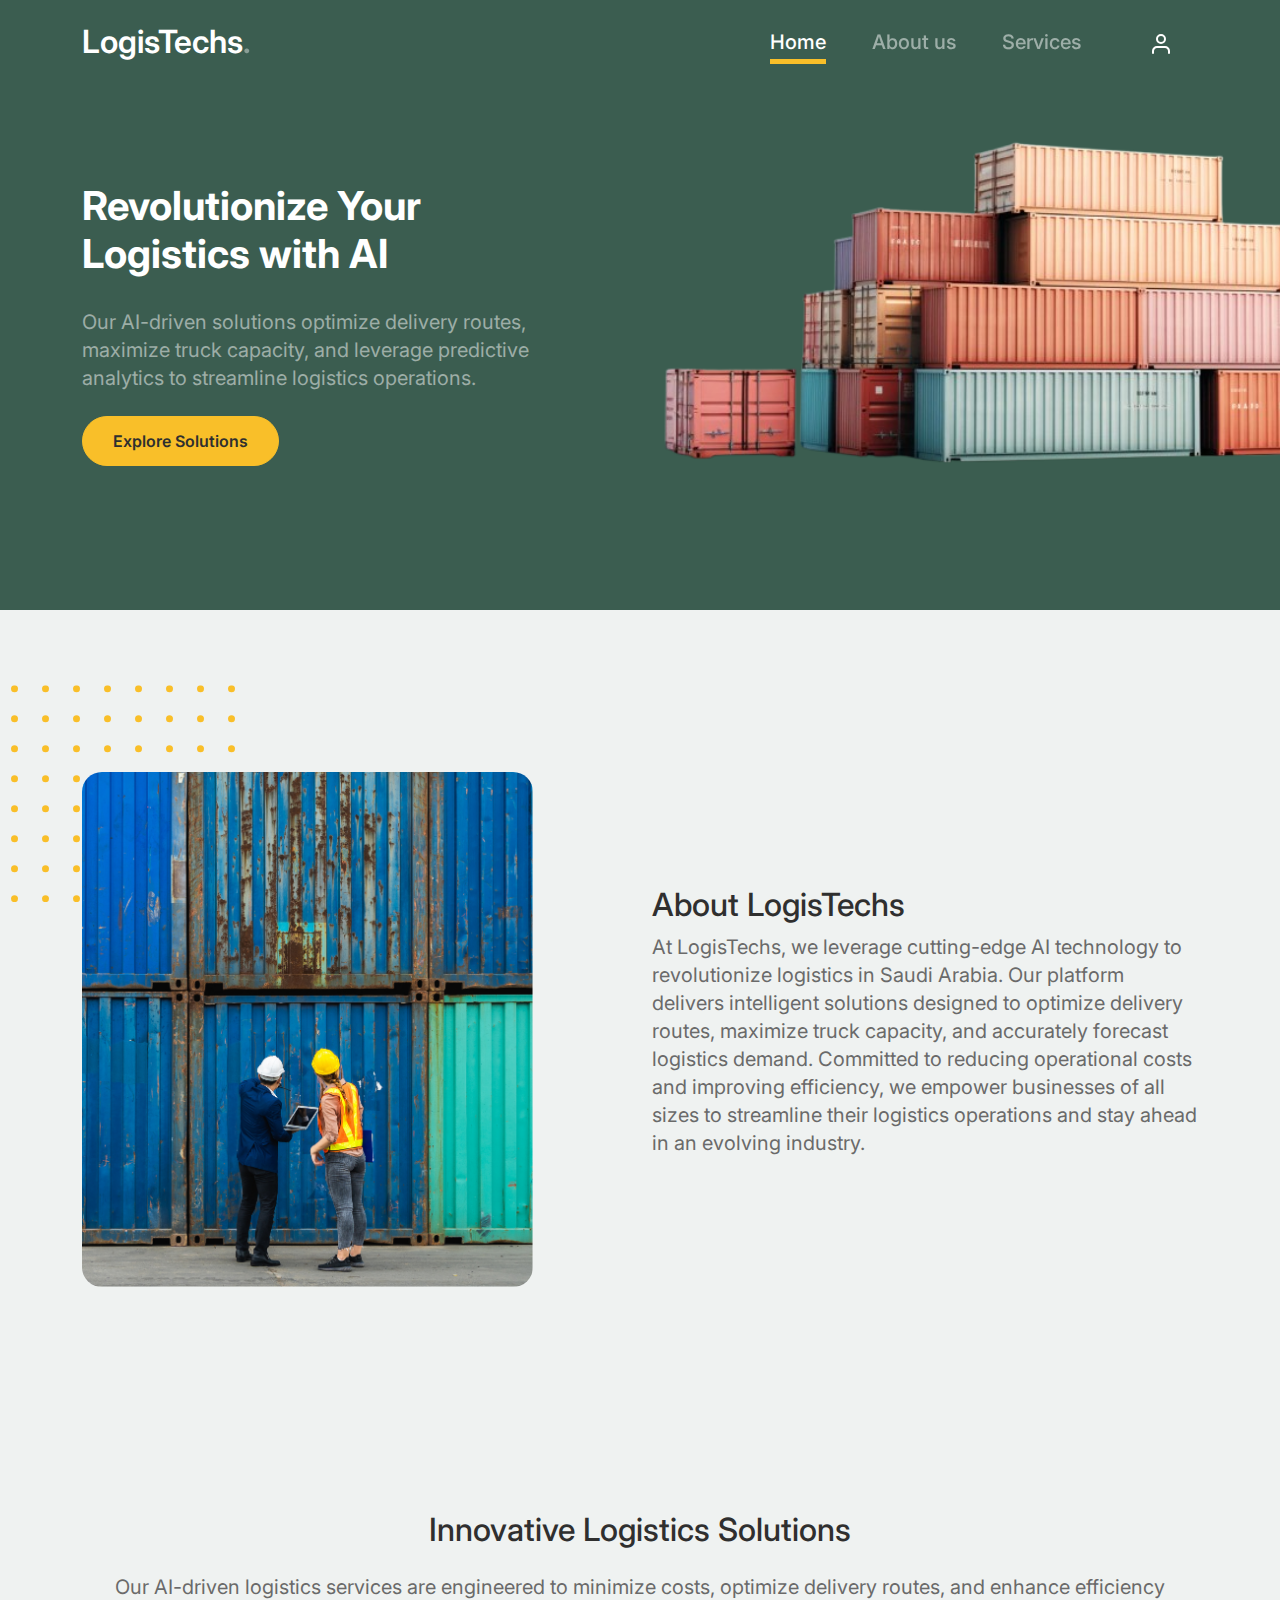
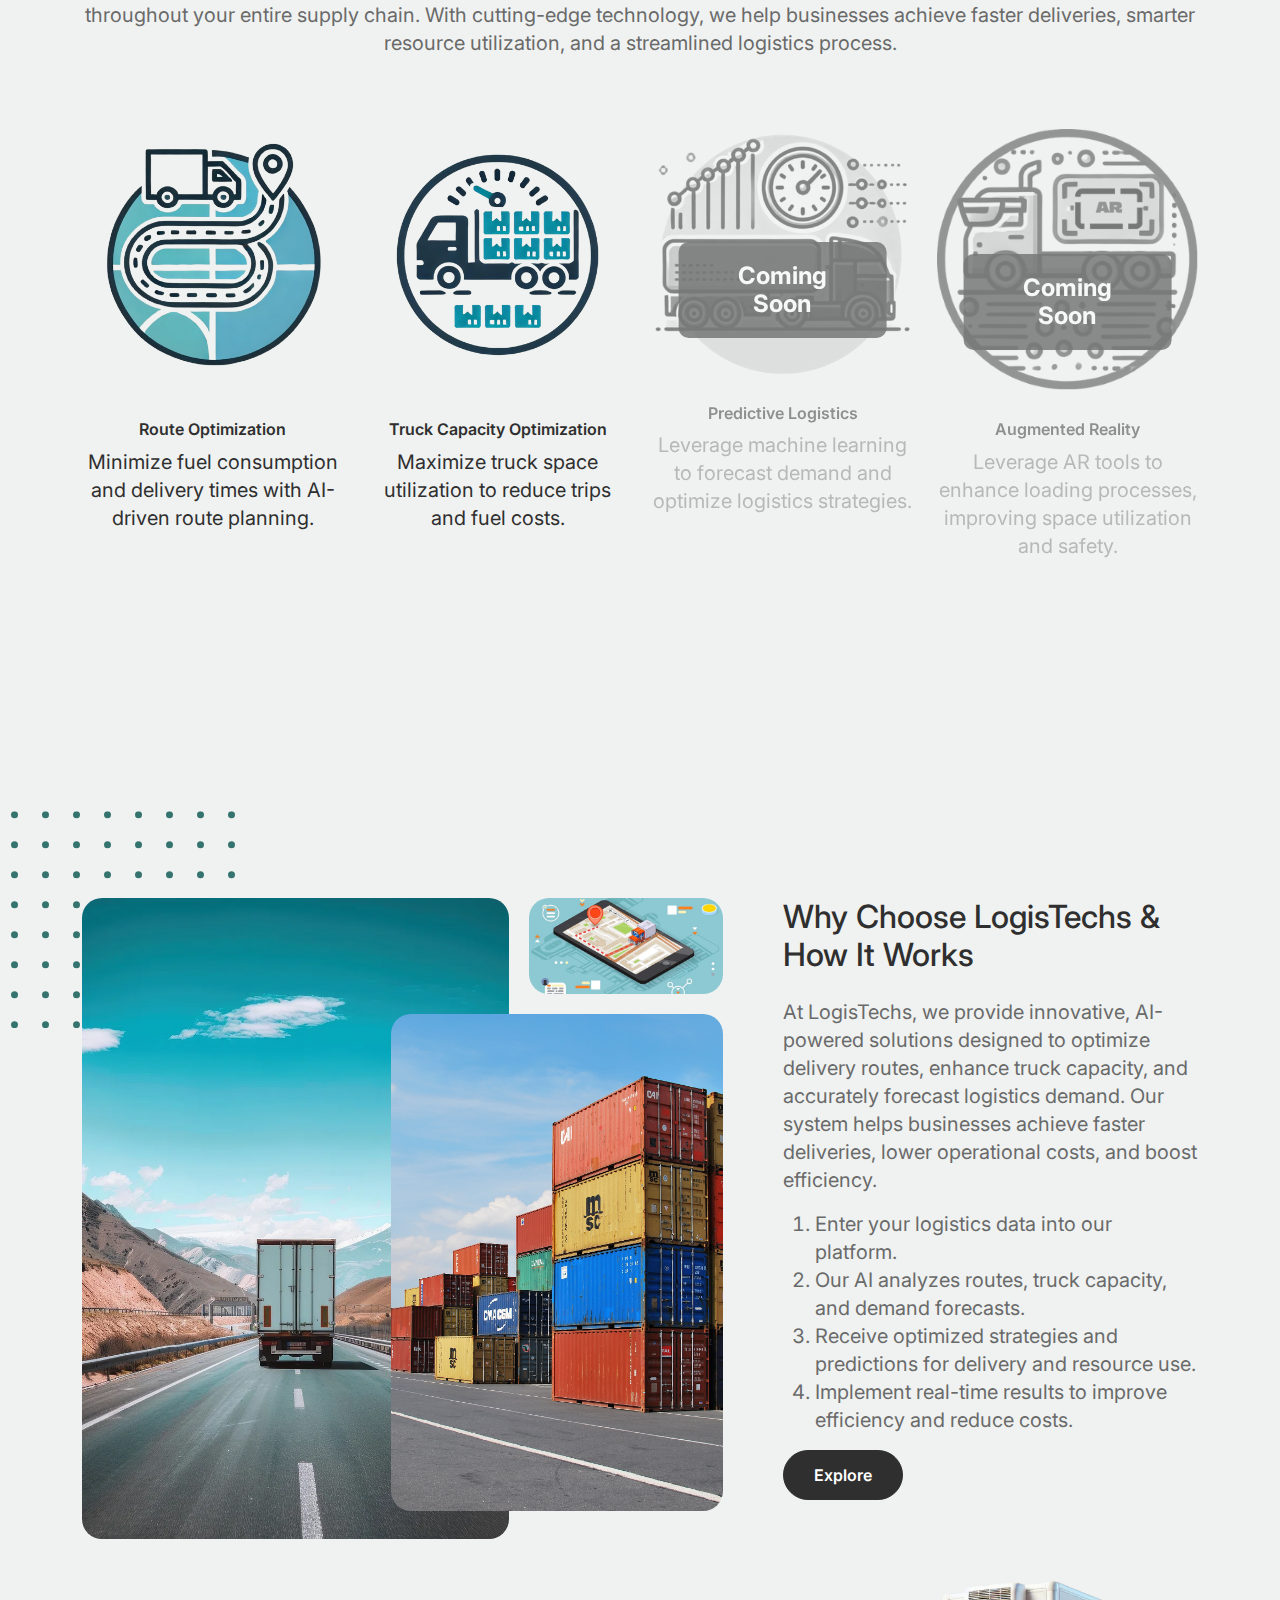
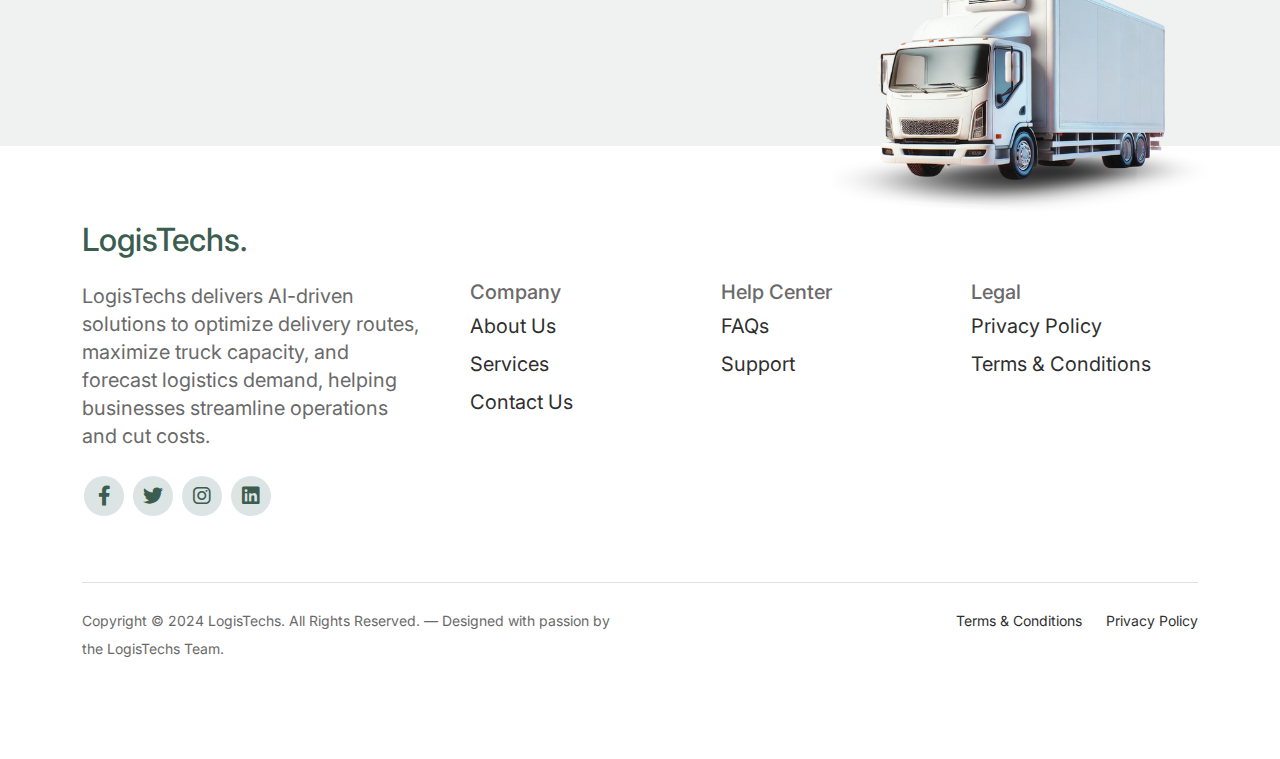
<file: index.html>
<!DOCTYPE html>
<html lang="en">
    <head>
        <meta charset="utf-8" />
        <meta
            name="viewport"
            content="width=device-width, initial-scale=1, shrink-to-fit=no"
        />
        <meta name="author" content="Untree.co" />
        <link rel="shortcut icon" href="favicon.png" />

        <meta name="description" content="" />
        <meta name="keywords" content="bootstrap, bootstrap4" />

        <!-- Bootstrap CSS -->
        <link href="css/bootstrap.min.css" rel="stylesheet" />
        <link
            href="https://cdnjs.cloudflare.com/ajax/libs/font-awesome/6.0.0-beta3/css/all.min.css"
            rel="stylesheet"
        />
        <link href="css/tiny-slider.css" rel="stylesheet" />
        <link href="css/style.css" rel="stylesheet" />
        <title>LogisTechs - Streamline Your Logistics with AI</title>
    </head>

    <body>
        <!-- Start Header/Navigation -->
        <nav
            class="custom-navbar navbar navbar navbar-expand-md navbar-dark bg-dark"
            arial-label="Furni navigation bar"
        >
            <div class="container">
                <a class="navbar-brand" href="index.html"
                    >LogisTechs<span>.</span></a
                >

                <button
                    class="navbar-toggler"
                    type="button"
                    data-bs-toggle="collapse"
                    data-bs-target="#navbarsFurni"
                    aria-controls="navbarsFurni"
                    aria-expanded="false"
                    aria-label="Toggle navigation"
                >
                    <span class="navbar-toggler-icon"></span>
                </button>

                <div class="collapse navbar-collapse" id="navbarsFurni">
                    <ul
                        class="custom-navbar-nav navbar-nav ms-auto mb-2 mb-md-0"
                    >
                        <li class="nav-item active">
                            <a class="nav-link" href="index.html">Home</a>
                        </li>
                        <li>
                            <a class="nav-link" href="about.html">About us</a>
                        </li>
                        <li>
                            <a class="nav-link" href="services.html"
                                >Services</a
                            >
                        </li>
                    </ul>

                    <ul class="custom-navbar-cta navbar-nav mb-2 mb-md-0 ms-5">
                        <li>
                            <a class="nav-link" href="#"
                                ><img src="images/user.svg"
                            /></a>
                        </li>
                    </ul>
                </div>
            </div>
        </nav>
        <!-- End Header/Navigation -->

        <!-- Start Hero Section -->
        <div class="hero">
            <div class="container">
                <div class="row justify-content-between">
                    <div class="col-lg-5">
                        <div class="intro-excerpt">
                            <h1>Revolutionize Your Logistics with AI</h1>
                            <p class="mb-4">
                                Our AI-driven solutions optimize delivery
                                routes, maximize truck capacity, and leverage
                                predictive analytics to streamline logistics
                                operations.
                            </p>
                            <p>
                                <a href="" class="btn btn-secondary me-2"
                                    >Explore Solutions</a
                                >
                            </p>
                        </div>
                    </div>
                    <div class="col-lg-7">
                        <div
                            class="hero-img-wrap"
                            style="width: 140%; height: auto"
                        >
                            <!-- Override with !important to ensure it scales up -->
                            <img
                                src="images/Containers-HomePage.png"
                                class="img-fluid"
                                style="
                                    width: 100% !important;
                                    max-width: none !important;
                                    height: auto;
                                "
                            />
                        </div>
                    </div>
                </div>
            </div>
        </div>

        <!-- End Hero Section -->

        <!-- Start About Section -->
        <div class="why-choose-section">
            <div class="container">
                <div class="row justify-content-between align-items-center">
                    <!-- Image on the left -->
                    <div class="col-lg-5">
                        <div class="img-wrap">
                            <img
                                src="images/About Us.png"
                                alt="Image"
                                class="img-fluid"
                            />
                        </div>
                    </div>
                    <!-- End of Image Column -->

                    <!-- Text on the right -->
                    <div class="col-lg-6">
                        <h2 class="section-title">About LogisTechs</h2>
                        <p>
                            At LogisTechs, we leverage cutting-edge AI
                            technology to revolutionize logistics in Saudi
                            Arabia. Our platform delivers intelligent solutions
                            designed to optimize delivery routes, maximize truck
                            capacity, and accurately forecast logistics demand.
                            Committed to reducing operational costs and
                            improving efficiency, we empower businesses of all
                            sizes to streamline their logistics operations and
                            stay ahead in an evolving industry.
                        </p>
                    </div>
                    <!-- End of Text Column -->
                </div>
            </div>
        </div>
        <!-- End About Section -->

        <!-- Start Product Section -->
        <div class="product-section">
            <div class="container">
                <!-- Title and Description on Top -->
                <div class="row mb-5">
                    <div class="col-md-12 text-center">
                        <h2 class="mb-4 section-title">
                            Innovative Logistics Solutions
                        </h2>
                        <p class="mb-4">
                            Our AI-driven logistics services are engineered to
                            minimize costs, optimize delivery routes, and
                            enhance efficiency throughout your entire supply
                            chain. With cutting-edge technology, we help
                            businesses achieve faster deliveries, smarter
                            resource utilization, and a streamlined logistics
                            process.
                        </p>
                    </div>
                </div>

                <!-- Services Below -->
                <div class="row justify-content-center">
                    <!-- Core Features -->
                    <div class="col-12 col-md-4 col-lg-3 mb-5">
                        <a class="product-item" href="Route-Optimization.html">
                            <img
                                src="images/Route-Optimization-Icon.png"
                                class="img-fluid product-thumbnail"
                            />
                            <h3 class="product-title">Route Optimization</h3>
                            <p class="product-description">
                                Minimize fuel consumption and delivery times
                                with AI-driven route planning.
                            </p>
                        </a>
                    </div>

                    <div class="col-12 col-md-4 col-lg-3 mb-5">
                        <a class="product-item" href="truck-capacity.html">
                            <img
                                src="images/truck-capacity.png"
                                class="img-fluid product-thumbnail"
                            />
                            <h3 class="product-title">
                                Truck Capacity Optimization
                            </h3>
                            <p class="product-description">
                                Maximize truck space utilization to reduce trips
                                and fuel costs.
                            </p>
                        </a>
                    </div>

                    <!-- Third Product (Grayed Out and Not Available Yet) -->
                    <div class="col-12 col-md-4 col-lg-3 mb-5 disabled-product">
                        <div class="product-item-wrapper">
                            <a class="product-item" href="#">
                                <img
                                    src="images/predictive-logistics-icon.png"
                                    class="img-fluid product-thumbnail"
                                />
                                <h3 class="product-title">
                                    Predictive Logistics
                                </h3>
                                <p class="product-description">
                                    Leverage machine learning to forecast demand
                                    and optimize logistics strategies.
                                </p>
                            </a>
                            <div class="overlay">Coming Soon</div>
                        </div>
                    </div>

                    <!-- Fourth Product (Grayed Out and Not Available Yet) -->
                    <div class="col-12 col-md-4 col-lg-3 mb-5 disabled-product">
                        <div class="product-item-wrapper">
                            <a class="product-item" href="#">
                                <img
                                    src="images/Augmented-Reality-Icon.png"
                                    class="img-fluid product-thumbnail"
                                />
                                <h3 class="product-title">Augmented Reality</h3>
                                <p class="product-description">
                                    Leverage AR tools to enhance loading
                                    processes, improving space utilization and
                                    safety.
                                </p>
                            </a>
                            <div class="overlay">Coming Soon</div>
                        </div>
                    </div>
                </div>
            </div>
        </div>
        <!-- End Product Section -->

        <!-- Start We Help Section -->
        <div class="we-help-section">
            <div class="container">
                <div class="row justify-content-between">
                    <div class="col-lg-7 mb-5 mb-lg-0">
                        <div class="imgs-grid">
                            <div class="grid grid-1">
                                <img src="images/road.webp" alt="Untree.co" />
                            </div>
                            <div class="grid grid-2">
                                <img
                                    src="images/truck-route.webp"
                                    alt="Untree.co"
                                />
                            </div>
                            <div class="grid grid-3">
                                <img
                                    src="images/shipment-2.jpg"
                                    alt="Untree.co"
                                />
                            </div>
                        </div>
                    </div>
                    <div class="col-lg-5 ps-lg-5">
                        <h2 class="section-title mb-4">
                            Why Choose LogisTechs & How It Works
                        </h2>
                        <p>
                            At LogisTechs, we provide innovative, AI-powered
                            solutions designed to optimize delivery routes,
                            enhance truck capacity, and accurately forecast
                            logistics demand. Our system helps businesses
                            achieve faster deliveries, lower operational costs,
                            and boost efficiency.
                        </p>

                        <ol>
                            <li>
                                Enter your logistics data into our platform.
                            </li>
                            <li>
                                Our AI analyzes routes, truck capacity, and
                                demand forecasts.
                            </li>
                            <li>
                                Receive optimized strategies and predictions for
                                delivery and resource use.
                            </li>
                            <li>
                                Implement real-time results to improve
                                efficiency and reduce costs.
                            </li>
                        </ol>
                        <p><a herf="#" class="btn">Explore</a></p>
                    </div>
                </div>
            </div>
        </div>
        <!-- End We Help Section -->

        <!-- Start Popular Product -->
        <!-- <div class="popular-product">
            <div class="container">
                <div class="row">
                    <div class="col-12 col-md-6 col-lg-4 mb-4 mb-lg-0">
                        <div class="product-item-sm d-flex">
                            <div class="thumbnail">
                                <img
                                    src="images/product-1.png"
                                    alt="Image"
                                    class="img-fluid"
                                />
                            </div>
                            <div class="pt-3">
                                <h3>Nordic Chair</h3>
                                <p>
                                    Donec facilisis quam ut purus rutrum
                                    lobortis. Donec vitae odio
                                </p>
                                <p><a href="#">Read More</a></p>
                            </div>
                        </div>
                    </div>

                    <div class="col-12 col-md-6 col-lg-4 mb-4 mb-lg-0">
                        <div class="product-item-sm d-flex">
                            <div class="thumbnail">
                                <img
                                    src="images/product-2.png"
                                    alt="Image"
                                    class="img-fluid"
                                />
                            </div>
                            <div class="pt-3">
                                <h3>Kruzo Aero Chair</h3>
                                <p>
                                    Donec facilisis quam ut purus rutrum
                                    lobortis. Donec vitae odio
                                </p>
                                <p><a href="#">Read More</a></p>
                            </div>
                        </div>
                    </div>

                    <div class="col-12 col-md-6 col-lg-4 mb-4 mb-lg-0">
                        <div class="product-item-sm d-flex">
                            <div class="thumbnail">
                                <img
                                    src="images/product-3.png"
                                    alt="Image"
                                    class="img-fluid"
                                />
                            </div>
                            <div class="pt-3">
                                <h3>Ergonomic Chair</h3>
                                <p>
                                    Donec facilisis quam ut purus rutrum
                                    lobortis. Donec vitae odio
                                </p>
                                <p><a href="#">Read More</a></p>
                            </div>
                        </div>
                    </div>
                </div>
            </div>
        </div> -->
        <!-- End Popular Product -->

        <!-- Start Testimonial Slider -->
        <!-- <div class="testimonial-section">
            <div class="container">
                <div class="row">
                    <div class="col-lg-7 mx-auto text-center">
                        <h2 class="section-title">Testimonials</h2>
                    </div>
                </div>

                <div class="row justify-content-center">
                    <div class="col-lg-12">
                        <div class="testimonial-slider-wrap text-center">
                            <div id="testimonial-nav">
                                <span class="prev" data-controls="prev"
                                    ><span class="fa fa-chevron-left"></span
                                ></span>
                                <span class="next" data-controls="next"
                                    ><span class="fa fa-chevron-right"></span
                                ></span>
                            </div>

                            <div class="testimonial-slider">
                                <div class="item">
                                    <div class="row justify-content-center">
                                        <div class="col-lg-8 mx-auto">
                                            <div
                                                class="testimonial-block text-center"
                                            >
                                                <blockquote class="mb-5">
                                                    <p>
                                                        &ldquo;Donec facilisis
                                                        quam ut purus rutrum
                                                        lobortis. Donec vitae
                                                        odio quis nisl dapibus
                                                        malesuada. Nullam ac
                                                        aliquet velit. Aliquam
                                                        vulputate velit
                                                        imperdiet dolor tempor
                                                        tristique. Pellentesque
                                                        habitant morbi tristique
                                                        senectus et netus et
                                                        malesuada fames ac
                                                        turpis egestas. Integer
                                                        convallis volutpat dui
                                                        quis scelerisque.&rdquo;
                                                    </p>
                                                </blockquote>

                                                <div class="author-info">
                                                    <div class="author-pic">
                                                        <img
                                                            src="images/person-1.png"
                                                            alt="Maria Jones"
                                                            class="img-fluid"
                                                        />
                                                    </div>
                                                    <h3
                                                        class="font-weight-bold"
                                                    >
                                                        Maria Jones
                                                    </h3>
                                                    <span
                                                        class="position d-block mb-3"
                                                        >CEO, Co-Founder, XYZ
                                                        Inc.</span
                                                    >
                                                </div>
                                            </div>
                                        </div>
                                    </div>
                                </div> -->
        <!-- END item -->

        <!-- <div class="item">
                                    <div class="row justify-content-center">
                                        <div class="col-lg-8 mx-auto">
                                            <div
                                                class="testimonial-block text-center"
                                            >
                                                <blockquote class="mb-5">
                                                    <p>
                                                        &ldquo;Donec facilisis
                                                        quam ut purus rutrum
                                                        lobortis. Donec vitae
                                                        odio quis nisl dapibus
                                                        malesuada. Nullam ac
                                                        aliquet velit. Aliquam
                                                        vulputate velit
                                                        imperdiet dolor tempor
                                                        tristique. Pellentesque
                                                        habitant morbi tristique
                                                        senectus et netus et
                                                        malesuada fames ac
                                                        turpis egestas. Integer
                                                        convallis volutpat dui
                                                        quis scelerisque.&rdquo;
                                                    </p>
                                                </blockquote>

                                                <div class="author-info">
                                                    <div class="author-pic">
                                                        <img
                                                            src="images/person-1.png"
                                                            alt="Maria Jones"
                                                            class="img-fluid"
                                                        />
                                                    </div>
                                                    <h3
                                                        class="font-weight-bold"
                                                    >
                                                        Maria Jones
                                                    </h3>
                                                    <span
                                                        class="position d-block mb-3"
                                                        >CEO, Co-Founder, XYZ
                                                        Inc.</span
                                                    >
                                                </div>
                                            </div>
                                        </div>
                                    </div>
                                </div> -->
        <!-- END item -->

        <!-- <div class="item">
                                    <div class="row justify-content-center">
                                        <div class="col-lg-8 mx-auto">
                                            <div
                                                class="testimonial-block text-center"
                                            >
                                                <blockquote class="mb-5">
                                                    <p>
                                                        &ldquo;Donec facilisis
                                                        quam ut purus rutrum
                                                        lobortis. Donec vitae
                                                        odio quis nisl dapibus
                                                        malesuada. Nullam ac
                                                        aliquet velit. Aliquam
                                                        vulputate velit
                                                        imperdiet dolor tempor
                                                        tristique. Pellentesque
                                                        habitant morbi tristique
                                                        senectus et netus et
                                                        malesuada fames ac
                                                        turpis egestas. Integer
                                                        convallis volutpat dui
                                                        quis scelerisque.&rdquo;
                                                    </p>
                                                </blockquote>

                                                <div class="author-info">
                                                    <div class="author-pic">
                                                        <img
                                                            src="images/person-1.png"
                                                            alt="Maria Jones"
                                                            class="img-fluid"
                                                        />
                                                    </div>
                                                    <h3
                                                        class="font-weight-bold"
                                                    >
                                                        Maria Jones
                                                    </h3>
                                                    <span
                                                        class="position d-block mb-3"
                                                        >CEO, Co-Founder, XYZ
                                                        Inc.</span
                                                    >
                                                </div>
                                            </div>
                                        </div>
                                    </div>
                                </div> -->
        <!-- END item -->
        <!-- </div>
                        </div>
                    </div>
                </div>
            </div>
        </div>
        End Testimonial Slider -->

        <!-- Start Blog Section -->
        <!-- <div class="blog-section">
            <div class="container">
                <div class="row mb-5">
                    <div class="col-md-6">
                        <h2 class="section-title">Recent Blog</h2>
                    </div>
                    <div class="col-md-6 text-start text-md-end">
                        <a href="#" class="more">View All Posts</a>
                    </div>
                </div>

                <div class="row">
                    <div class="col-12 col-sm-6 col-md-4 mb-4 mb-md-0">
                        <div class="post-entry">
                            <a href="#" class="post-thumbnail"
                                ><img
                                    src="images/post-1.jpg"
                                    alt="Image"
                                    class="img-fluid"
                            /></a>
                            <div class="post-content-entry">
                                <h3>
                                    <a href="#">First Time Home Owner Ideas</a>
                                </h3>
                                <div class="meta">
                                    <span
                                        >by <a href="#">Kristin Watson</a></span
                                    >
                                    <span>on <a href="#">Dec 19, 2021</a></span>
                                </div>
                            </div>
                        </div>
                    </div>

                    <div class="col-12 col-sm-6 col-md-4 mb-4 mb-md-0">
                        <div class="post-entry">
                            <a href="#" class="post-thumbnail"
                                ><img
                                    src="images/post-2.jpg"
                                    alt="Image"
                                    class="img-fluid"
                            /></a>
                            <div class="post-content-entry">
                                <h3>
                                    <a href="#"
                                        >How To Keep Your Furniture Clean</a
                                    >
                                </h3>
                                <div class="meta">
                                    <span>by <a href="#">Robert Fox</a></span>
                                    <span>on <a href="#">Dec 15, 2021</a></span>
                                </div>
                            </div>
                        </div>
                    </div>

                    <div class="col-12 col-sm-6 col-md-4 mb-4 mb-md-0">
                        <div class="post-entry">
                            <a href="#" class="post-thumbnail"
                                ><img
                                    src="images/post-3.jpg"
                                    alt="Image"
                                    class="img-fluid"
                            /></a>
                            <div class="post-content-entry">
                                <h3>
                                    <a href="#"
                                        >Small Space Furniture Apartment
                                        Ideas</a
                                    >
                                </h3>
                                <div class="meta">
                                    <span
                                        >by <a href="#">Kristin Watson</a></span
                                    >
                                    <span>on <a href="#">Dec 12, 2021</a></span>
                                </div>
                            </div>
                        </div>
                    </div>
                </div>
            </div>
        </div> -->
        <!-- End Blog Section -->

        <!-- Start Footer Section -->
        <footer class="footer-section">
            <div class="container relative">
                <div class="sofa-img">
                    <img
                        src="images/Truck3.png"
                        alt="Image"
                        class="img-fluid"
                    />
                </div>

                <div class="row g-5 mb-5">
                    <!-- Footer Branding and Description -->
                    <div class="col-lg-4">
                        <div class="mb-4 footer-logo-wrap">
                            <a href="#" class="footer-logo"
                                >LogisTechs<span>.</span></a
                            >
                        </div>
                        <p class="mb-4">
                            LogisTechs delivers AI-driven solutions to optimize
                            delivery routes, maximize truck capacity, and
                            forecast logistics demand, helping businesses
                            streamline operations and cut costs.
                        </p>

                        <ul class="list-unstyled custom-social">
                            <li>
                                <a href="#"
                                    ><span
                                        class="fa fa-brands fa-facebook-f"
                                    ></span
                                ></a>
                            </li>
                            <li>
                                <a href="#"
                                    ><span
                                        class="fa fa-brands fa-twitter"
                                    ></span
                                ></a>
                            </li>
                            <li>
                                <a href="#"
                                    ><span
                                        class="fa fa-brands fa-instagram"
                                    ></span
                                ></a>
                            </li>
                            <li>
                                <a href="#"
                                    ><span
                                        class="fa fa-brands fa-linkedin"
                                    ></span
                                ></a>
                            </li>
                        </ul>
                    </div>

                    <!-- Footer Links with More Relevant Titles and Fewer Links -->
                    <div class="col-lg-8">
                        <div class="row links-wrap">
                            <!-- Company Links -->
                            <div class="col-6 col-sm-6 col-md-4">
                                <h5>Company</h5>
                                <ul class="list-unstyled">
                                    <li><a href="about.html">About Us</a></li>
                                    <li>
                                        <a href="services.html">Services</a>
                                    </li>
                                    <li>
                                        <a href="contact.html">Contact Us</a>
                                    </li>
                                </ul>
                            </div>

                            <!-- Help Center Links (Replaced Support) -->
                            <div class="col-6 col-sm-6 col-md-4">
                                <h5>Help Center</h5>
                                <ul class="list-unstyled">
                                    <li><a href="#">FAQs</a></li>
                                    <li><a href="#">Support</a></li>
                                </ul>
                            </div>

                            <!-- Legal Links -->
                            <div class="col-6 col-sm-6 col-md-4">
                                <h5>Legal</h5>
                                <ul class="list-unstyled">
                                    <li><a href="#">Privacy Policy</a></li>
                                    <li><a href="#">Terms & Conditions</a></li>
                                </ul>
                            </div>
                        </div>
                    </div>
                </div>

                <div class="border-top copyright">
                    <div class="row pt-4">
                        <div class="col-lg-6">
                            <p>
                                Copyright © 2024 LogisTechs. All Rights
                                Reserved. — Designed with passion by the
                                LogisTechs Team.
                            </p>
                        </div>

                        <div class="col-lg-6 text-center text-lg-end">
                            <ul class="list-unstyled d-inline-flex ms-auto">
                                <li class="me-4">
                                    <a href="#">Terms &amp; Conditions</a>
                                </li>
                                <li><a href="#">Privacy Policy</a></li>
                            </ul>
                        </div>
                    </div>
                </div>
            </div>
        </footer>
        <!-- End Footer Section -->

        <script src="js/bootstrap.bundle.min.js"></script>
        <script src="js/tiny-slider.js"></script>
        <script src="js/custom.js"></script>
    </body>
</html>
</file>
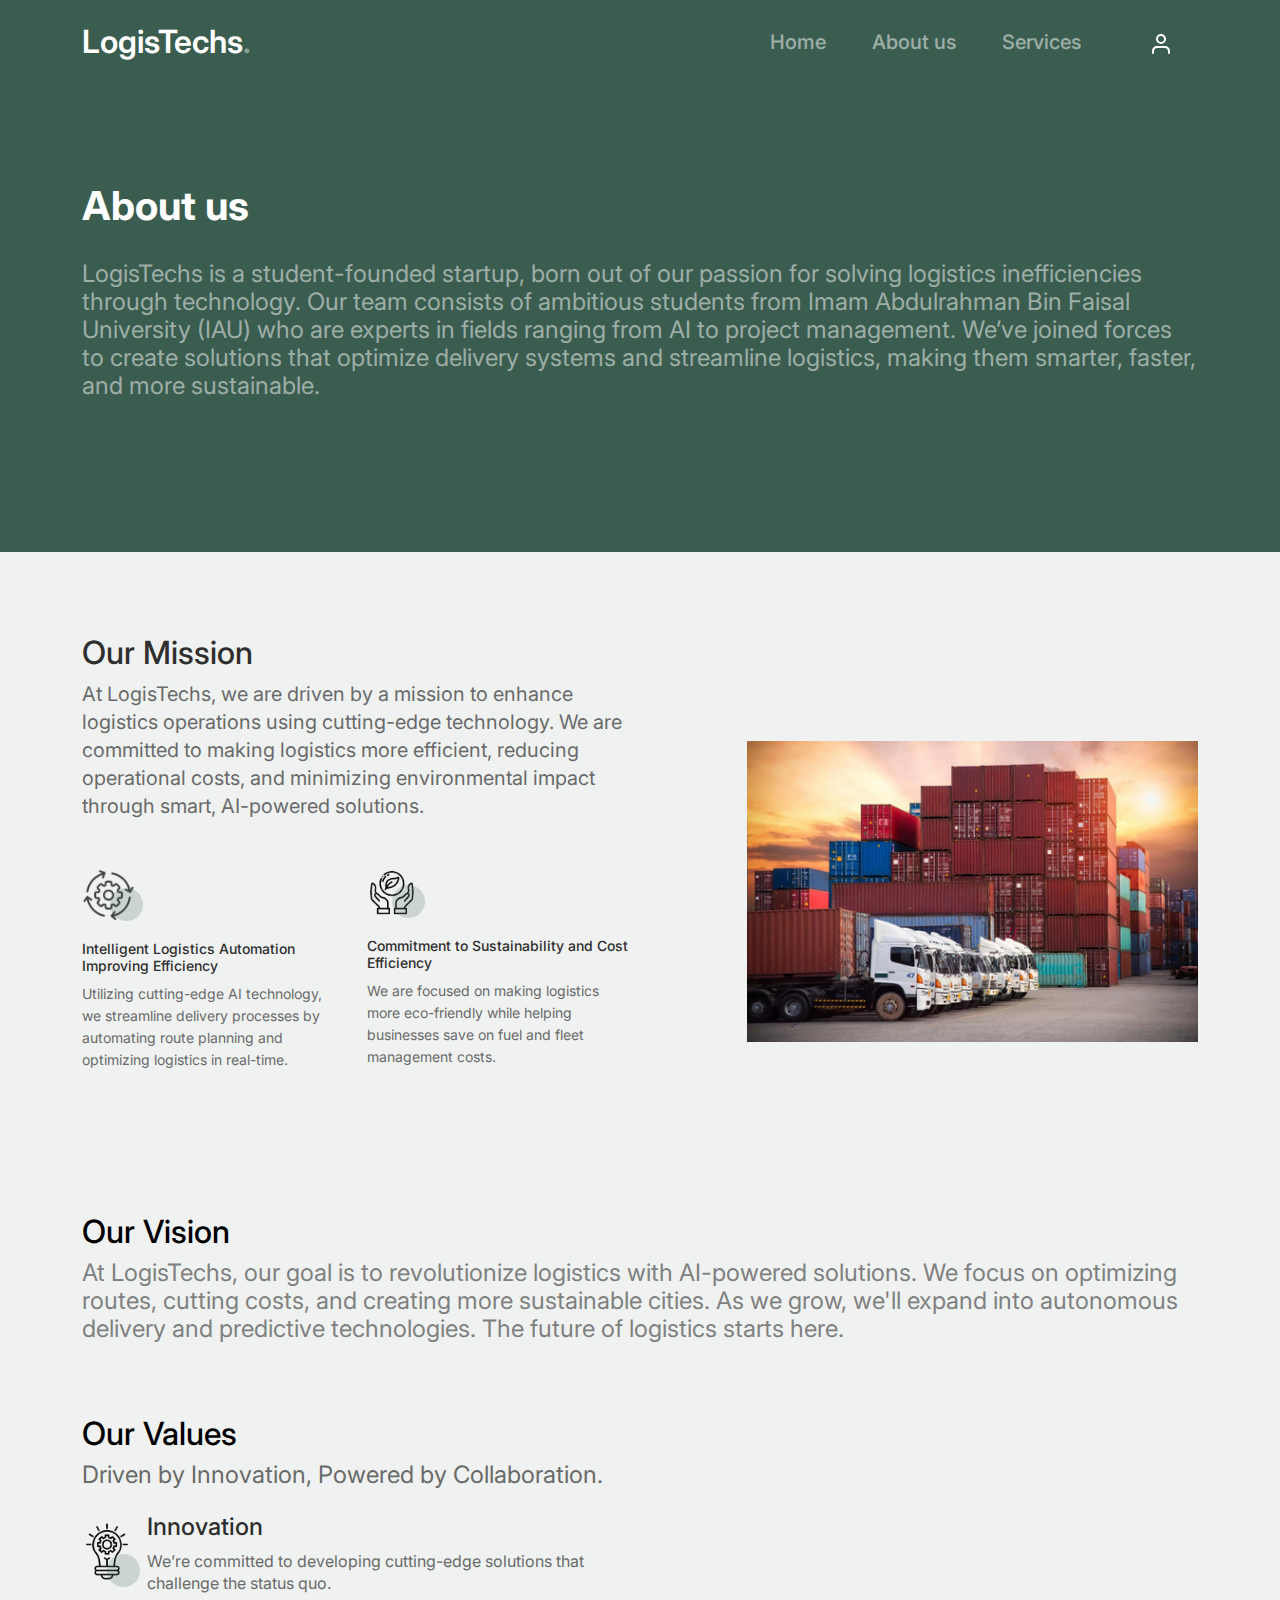
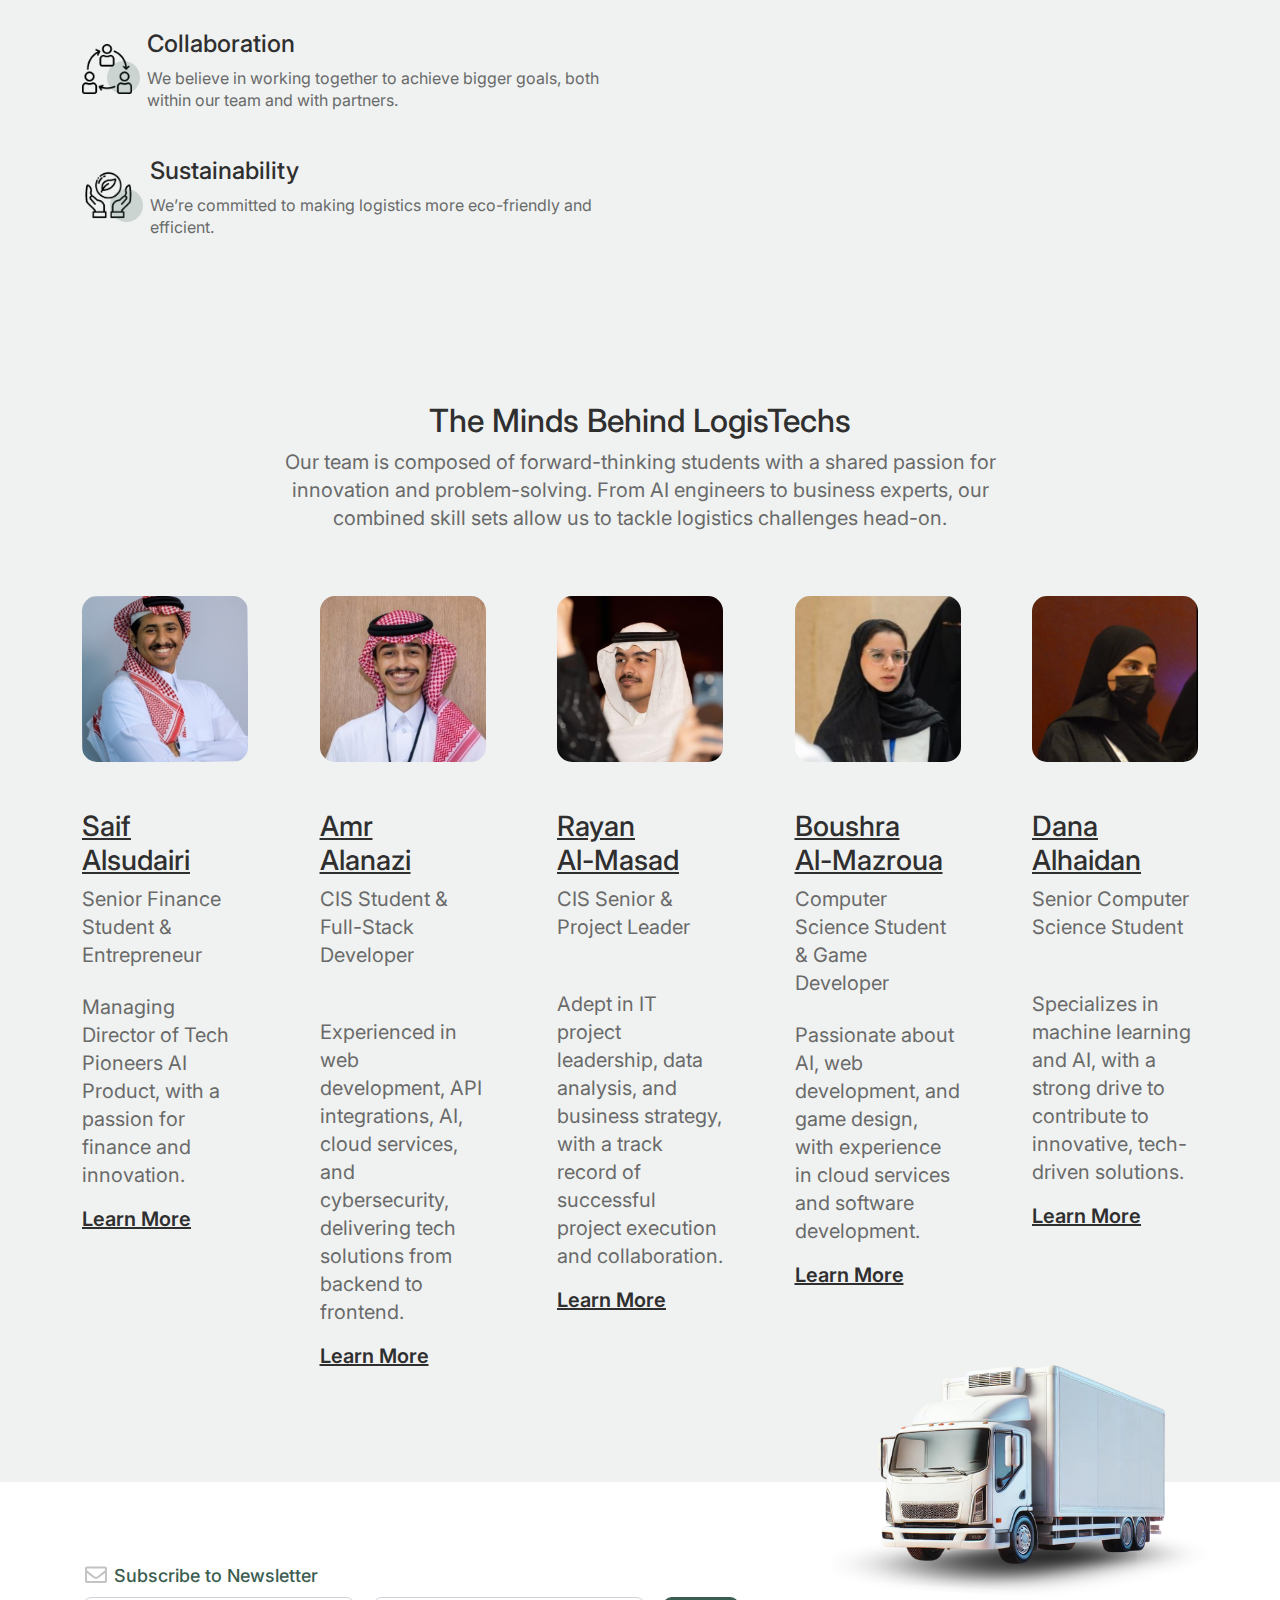
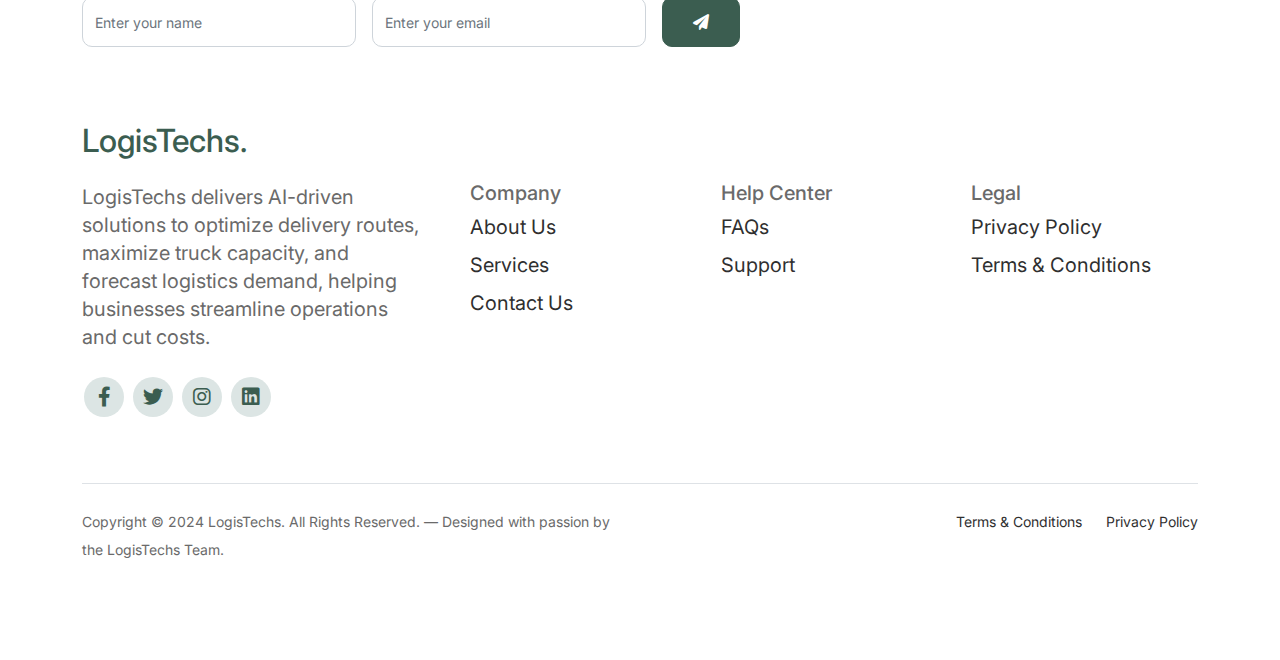
<file: about.html>
<!doctype html>
<html lang="en">
<head>
  <meta charset="utf-8">
  <meta name="viewport" content="width=device-width, initial-scale=1, shrink-to-fit=no">
  <meta name="author" content="Untree.co">
  <link rel="shortcut icon" href="favicon.png">

  <meta name="description" content="" />
  <meta name="keywords" content="bootstrap, bootstrap4" />

		<!-- Bootstrap CSS -->
		<link href="css/bootstrap.min.css" rel="stylesheet">
		<link href="https://cdnjs.cloudflare.com/ajax/libs/font-awesome/6.0.0-beta3/css/all.min.css" rel="stylesheet">
		<link href="css/tiny-slider.css" rel="stylesheet">
		<link href="css/style.css" rel="stylesheet">
		<title>LogisTechs - Streamline Your Logistics with AI</title>
	</head>

	<body>

		<!-- Start Header/Navigation -->
		<nav class="custom-navbar navbar navbar navbar-expand-md navbar-dark bg-dark" arial-label="Furni navigation bar">

			<div class="container">
				<a class="navbar-brand" href="index.html">LogisTechs<span>.</span></a>

				<button class="navbar-toggler" type="button" data-bs-toggle="collapse" data-bs-target="#navbarsFurni" aria-controls="navbarsFurni" aria-expanded="false" aria-label="Toggle navigation">
					<span class="navbar-toggler-icon"></span>
				</button>

				<div class="collapse navbar-collapse" id="navbarsFurni">
					<ul class="custom-navbar-nav navbar-nav ms-auto mb-2 mb-md-0">
						<li class="nav-item ">
							<a class="nav-link" href="index.html">Home</a>
						</li>
						<li><a class="nav-link" href="about.html">About us</a></li>
						<li><a class="nav-link" href="services.html">Services</a></li>
					</ul>

					<ul class="custom-navbar-cta navbar-nav mb-2 mb-md-0 ms-5">
						<li><a class="nav-link" href="#"><img src="images/user.svg"></a></li>
					</ul>
				</div>
			</div>
				
		</nav>
		<!-- End Header/Navigation -->

<!-- Start Hero Section -->
<div class="hero">
	<div class="container">
	  <div class="row align-items-center justify-content-center"> <!-- Center the content in the row -->
		<div class="col-lg-12"> <!-- Use full width -->
		  <div class="intro-excerpt" style="max-width: 100%; text-align: center;"> <!-- Center the text and remove width limitation -->
			<h1 style="text-align: left; max-width: 55%;">About us</h1>
			<p class="mb-4" style="font-size: 1.5rem; text-align: left; max-width: 100%;">LogisTechs is a student-founded startup, born out of our passion for solving logistics inefficiencies through technology. Our team consists of ambitious students from Imam Abdulrahman Bin Faisal University (IAU) who are experts in fields ranging from AI to project management. We’ve joined forces to create solutions that optimize delivery systems and streamline logistics, making them smarter, faster, and more sustainable.</p>
		  </div>
		</div>
	  </div>
	</div>
  </div>
  <!-- End Hero Section -->
  
  
  
  

		

		<!-- Start Our Mission Section -->
		<div class="Our-Mission"style="padding: 2rem 0;">
			<div class="container">
				<div class="row justify-content-between align-items-center">
					<div class="col-lg-6">
						<h2 class="section-title">Our Mission</h2>
						<p>At LogisTechs, we are driven by a mission to enhance logistics operations using cutting-edge technology. We are committed to making logistics more efficient, reducing operational costs, and minimizing environmental impact through smart, AI-powered solutions.</p>

						<div class="row my-5">
							<div class="col-6 col-md-6">
								<div class="feature">
									<div class="icon">
										<img src="images/Automation-Logo.png" alt="Image" class="imf-fluid" width="53">
									</div>
									<h3>Intelligent Logistics Automation<br>Improving Efficiency</h3>
									<p>Utilizing cutting-edge AI technology, we streamline delivery processes by automating route planning and optimizing logistics in real-time.</p>
								</div>
							</div>

							<div class="col-6 col-md-6">
								<div class="feature">
									<div class="icon">
										<img src="images/Sustainability-Icon.png" alt="Image" class="imf-fluid" width="50">
									</div>
									<h3>Commitment to Sustainability and Cost Efficiency</h3>
									<p>We are focused on making logistics more eco-friendly while helping businesses save on fuel and fleet management costs.</p>
								</div>
							</div>
						</div>
					</div>

					<div class="col-lg-5">
						<div class="img-wrap">
							<img src="images/Trucks-01.png" alt="Image" class="img-fluid">
						</div>
					</div>

				</div>
			</div>
		</div>
		<!-- End Our Mission Section -->


<!-- Start Our Vision Section -->
<div class="Our-Vision"style="padding: 2rem 0;">
    <div class="container">
        <div class="row align-items-center justify-content-center"> <!-- Align and center content in the row -->
            <div class="col-lg-12"> <!-- Full width for the section -->
                <div class="intro-excerpt" style="max-width: 100%; text-align: center;"> <!-- Center text and remove width limitations -->
                    <!-- Title in Black -->
                    <h2 style="text-align: left; max-width: 55%; color: black;">Our Vision</h2>
                    <!-- Description in Grey -->
                    <p class="mb-4" style="font-size: 1.5rem; text-align: left; max-width: 100%; color: grey;">
                        At LogisTechs, our goal is to revolutionize logistics with AI-powered solutions. We focus on optimizing routes, cutting costs, and creating more sustainable cities. As we grow, we'll expand into autonomous delivery and predictive technologies. The future of logistics starts here.
                    </p>
                </div>
            </div>
        </div>
    </div>
</div>
<!-- End Our Vision Section -->



<!-- Start Our Values Section -->
<div class="Our-Values"style="padding: 1rem 0;" >
    <div class="container">
        <div class="row align-items-center justify-content-center"> <!-- Align and center content in the row -->
            <div class="col-lg-12"> <!-- Full width for the section -->
                <div class="intro-excerpt" style="max-width: 100%; text-align: center;"> <!-- Center text and remove width limitations -->
                    <h2 style="text-align: left; max-width: 55%; color: black;">Our Values</h2>
					<p class="mb-4" style="font-size: 1.5rem; text-align: left; max-width: 100%;">Driven by Innovation, Powered by Collaboration.</p>
                </div>
            </div>
        </div>

        <div class="row align-items-center justify-content-between"> <!-- Separate row for features -->
            <div class="col-lg-6">
                <div class="feature" style="display: flex; align-items: center; margin-bottom: 20px;">
                    <div class="icon">
                        <img src="images/Innovation-Icon.png" alt="Image" class="imf-fluid" width="50">
                    </div>
                    <div style="margin-left: 15px;">
                        <h3 style="font-size: 1.5rem;">Innovation</h3>
                        <p style="font-size: 1rem;">We’re committed to developing cutting-edge solutions that challenge the status quo.</p>
                    </div>
                </div>

                <div class="feature" style="display: flex; align-items: center;">
                    <div class="icon">
                        <img src="images/Collaboration-Icon.png" alt="Image" class="imf-fluid" width="50">
                    </div>
                    <div style="margin-left: 15px;">
                        <h3 style="font-size: 1.5rem;">Collaboration</h3>
                        <p style="font-size: 1rem;">We believe in working together to achieve bigger goals, both within our team and with partners.</p>
                    </div>
					
                </div>

				<div class="feature" style="display: flex; align-items: center; margin-bottom: 20px;">
					<div class="icon">
						<img src="images/Sustainability-Icon.png" alt="Image" class="imf-fluid" width="53">
					</div>
					<div style="margin-left: 15px;">
						<h3 style="font-size: 1.5rem;">Sustainability</h3>
						<p style="font-size: 1rem;">We’re committed to making logistics more eco-friendly and efficient.</p>
					</div>
				</div>
            </div>
        </div>
    </div>
</div>
<!-- End Our Values Section -->




<!-- Start Team Section -->
<div class="untree_co-section">
	<div class="container">
  
	  <div class="row mb-6">
		<div class="col-lg-8 mx-auto text-center" style="padding-bottom: 40px;">
		  <!-- Heading Section -->
		  <h2 class="section-title">The Minds Behind LogisTechs</h2>
		  <p class="mb-4">Our team is composed of forward-thinking students with a shared passion for innovation and problem-solving. From AI engineers to business experts, our combined skill sets allow us to tackle logistics challenges head-on.</p>
		</div>
	  </div>

    <div class="row justify-content-between">

      <!-- Start Column 1 (Saif Alsudairi) -->
      <div class="col-12 col-md-6 col-lg-2 mb-5 mb-md-0">
        <img src="images/saif.jpg" class="img-fluid mb-5" alt="Saif Alsudairi" style="border-radius: 15px; width:100%;">
        <h3 class="Team-name"><a href="#"><span class="">Saif</span><br> Alsudairi</a></h3>
        <span class="d-block position mb-4">Senior Finance Student & Entrepreneur</span>
        <p>Managing Director of Tech Pioneers AI Product, with a passion for finance and innovation.</p>
        <p class="mb-0"><a href="https://www.linkedin.com/in/saif-alsudairi-230928210" class="more dark">Learn More <span class="icon-arrow_forward"></span></a></p>
      </div> 
      <!-- End Column 1 -->

      <!-- Start Column 2 (Amr Alanazi) -->
      <div class="col-12 col-md-6 col-lg-2 mb-5 mb-md-0">
        <img src="images/amr.jpg" class="img-fluid mb-5" alt="Amr Alanazi" style="border-radius: 15px; width:100%;">
        <h3 class="Team-name"><a href="#"><span class="">Amr</span> <br>Alanazi</a></h3>
        <span class="d-block position mb-4" style="padding-bottom: 25px;">CIS Student & Full-Stack Developer</span>
		<p style="margin: 20px 0;"></p>
        <p>Experienced in web development, API integrations, AI, cloud services, and cybersecurity, delivering tech solutions from backend to frontend.</p>
        <p class="mb-0"><a href="https://www.linkedin.com/in/amr-alanazi" class="more dark">Learn More <span class="icon-arrow_forward"></span></a></p>
      </div> 
      <!-- End Column 2 -->

      <!-- Start Column 3 (Rayan Al-Masad) -->
      <div class="col-12 col-md-6 col-lg-2 mb-5 mb-md-0">
        <img src="images/rayan.jpg" class="img-fluid mb-5" alt="Rayan Al-Masad" style="border-radius: 15px; width:100%;">
        <h3 class="Team-name "><a href="#"><span class="">Rayan</span> <br>Al-Masad</a></h3>
        <span class="d-block position mb-4"style="padding-bottom: 25px;">CIS Senior & Project Leader</span>
        <p>Adept in IT project leadership, data analysis, and business strategy, with a track record of successful project execution and collaboration.</p>
        <p class="mb-0"><a href="https://www.linkedin.com/in/rayan-almasad" class="more dark">Learn More <span class="icon-arrow_forward"></span></a></p>
      </div> 
      <!-- End Column 3 -->  

      <!-- Start Column 4 (Boushra Al-Mazroua) -->
      <div class="col-12 col-md-6 col-lg-2 mb-5 mb-md-0">
        <img src="images/boushra.jpg" class="img-fluid mb-5" alt="Boushra Al-Mazroua" style="border-radius: 15px; width:100%;">
        <h3 class="Team-name"><a href="#"><span class=""><span class="">Boushra</span><br>Al-Mazroua</a></h3>
        <span class="d-block position mb-4">Computer Science Student & Game Developer</span>
        <p>Passionate about AI, web development, and game design, with experience in cloud services and software development.</p>
        <p class="mb-0"><a href="https://www.linkedin.com/in/boushra-al-mazroua-35473b252" class="more dark">Learn More <span class="icon-arrow_forward"></span></a></p>
      </div> 
      <!-- End Column 4 -->

      <!-- Start Column 5 (Dana Alhaidan) -->
      <div class="col-12 col-md-6 col-lg-2 mb-5 mb-md-0">
        <img src="images/dana3.jpeg" class="img-fluid mb-5" alt="Dana Alhaidan" style="border-radius: 15px; width:100%;">
        <h3 class="Team-name"><a href="#"><span class="">Dana</span><br> Alhaidan</a></h3>
        <span class="d-block position mb-4"style="padding-bottom: 25px;">Senior Computer Science Student</span>
        <p>Specializes in machine learning and AI, with a strong drive to contribute to innovative, tech-driven solutions.</p>
        <p class="mb-0"><a href="https://www.linkedin.com/in/dana-alhaidan-ab4a38291" class="more dark">Learn More <span class="icon-arrow_forward"></span></a></p>
      </div> 
      <!-- End Column 5 -->

    </div>
  </div>
</div>
<!-- End Team Section -->
	

		

		<!-- Start Testimonial Slider 
		<div class="testimonial-section before-footer-section">
			<div class="container">
				<div class="row">
					<div class="col-lg-7 mx-auto text-center">
						<h2 class="section-title">Testimonials</h2>
					</div>
				</div>

				<div class="row justify-content-center">
					<div class="col-lg-12">
						<div class="testimonial-slider-wrap text-center">

							<div id="testimonial-nav">
								<span class="prev" data-controls="prev"><span class="fa fa-chevron-left"></span></span>
								<span class="next" data-controls="next"><span class="fa fa-chevron-right"></span></span>
							</div>

							<div class="testimonial-slider">
								
								<div class="item">
									<div class="row justify-content-center">
										<div class="col-lg-8 mx-auto">

											<div class="testimonial-block text-center">
												<blockquote class="mb-5">
													<p>&ldquo;Donec facilisis quam ut purus rutrum lobortis. Donec vitae odio quis nisl dapibus malesuada. Nullam ac aliquet velit. Aliquam vulputate velit imperdiet dolor tempor tristique. Pellentesque habitant morbi tristique senectus et netus et malesuada fames ac turpis egestas. Integer convallis volutpat dui quis scelerisque.&rdquo;</p>
												</blockquote>

												<div class="author-info">
													<div class="author-pic">
														<img src="images/person-1.png" alt="Maria Jones" class="img-fluid">
													</div>
													<h3 class="font-weight-bold">Maria Jones</h3>
													<span class="position d-block mb-3">CEO, Co-Founder, XYZ Inc.</span>
												</div>
											</div>

										</div>
									</div>
								</div> 
								END item 

								<div class="item">
									<div class="row justify-content-center">
										<div class="col-lg-8 mx-auto">

											<div class="testimonial-block text-center">
												<blockquote class="mb-5">
													<p>&ldquo;Donec facilisis quam ut purus rutrum lobortis. Donec vitae odio quis nisl dapibus malesuada. Nullam ac aliquet velit. Aliquam vulputate velit imperdiet dolor tempor tristique. Pellentesque habitant morbi tristique senectus et netus et malesuada fames ac turpis egestas. Integer convallis volutpat dui quis scelerisque.&rdquo;</p>
												</blockquote>

												<div class="author-info">
													<div class="author-pic">
														<img src="images/person-1.png" alt="Maria Jones" class="img-fluid">
													</div>
													<h3 class="font-weight-bold">Maria Jones</h3>
													<span class="position d-block mb-3">CEO, Co-Founder, XYZ Inc.</span>
												</div>
											</div>

										</div>
									</div>
								</div> 
								 END item 

								<div class="item">
									<div class="row justify-content-center">
										<div class="col-lg-8 mx-auto">

											<div class="testimonial-block text-center">
												<blockquote class="mb-5">
													<p>&ldquo;Donec facilisis quam ut purus rutrum lobortis. Donec vitae odio quis nisl dapibus malesuada. Nullam ac aliquet velit. Aliquam vulputate velit imperdiet dolor tempor tristique. Pellentesque habitant morbi tristique senectus et netus et malesuada fames ac turpis egestas. Integer convallis volutpat dui quis scelerisque.&rdquo;</p>
												</blockquote>

												<div class="author-info">
													<div class="author-pic">
														<img src="images/person-1.png" alt="Maria Jones" class="img-fluid">
													</div>
													<h3 class="font-weight-bold">Maria Jones</h3>
													<span class="position d-block mb-3">CEO, Co-Founder, XYZ Inc.</span>
												</div>
											</div>

										</div>
									</div>
								</div> 
								 END item 

							</div>

						</div>
					</div>
				</div>
			</div>
		</div>
		 End Testimonial Slider -->

		

		<!-- Start Footer Section -->
		<footer class="footer-section">
			<div class="container relative">

				<div class="sofa-img">
					<img src="images/Truck3.png" alt="Image" class="img-fluid">
				</div>

				<div class="row">
					<div class="col-lg-8">
						<div class="subscription-form">
							<h3 class="d-flex align-items-center"><span class="me-1"><img src="images/envelope-outline.svg" alt="Image" class="img-fluid"></span><span>Subscribe to Newsletter</span></h3>

							<form action="#" class="row g-3">
								<div class="col-auto">
									<input type="text" class="form-control" placeholder="Enter your name">
								</div>
								<div class="col-auto">
									<input type="email" class="form-control" placeholder="Enter your email">
								</div>
								<div class="col-auto">
									<button class="btn btn-primary">
										<span class="fa fa-paper-plane"></span>
									</button>
								</div>
							</form>

						</div>
					</div>
				</div>
                <div class="row g-5 mb-5">
                    <!-- Footer Branding and Description -->
                    <div class="col-lg-4">
                        <div class="mb-4 footer-logo-wrap">
                            <a href="index.html" class="footer-logo"
                                >LogisTechs<span>.</span></a
                            >
                        </div>
                        <p class="mb-4">
                            LogisTechs delivers AI-driven solutions to optimize
                            delivery routes, maximize truck capacity, and
                            forecast logistics demand, helping businesses
                            streamline operations and cut costs.
                        </p>

                        <ul class="list-unstyled custom-social">
                            <li>
                                <a href="#"
                                    ><span
                                        class="fa fa-brands fa-facebook-f"
                                    ></span
                                ></a>
                            </li>
                            <li>
                                <a href="#"
                                    ><span
                                        class="fa fa-brands fa-twitter"
                                    ></span
                                ></a>
                            </li>
                            <li>
                                <a href="#"
                                    ><span
                                        class="fa fa-brands fa-instagram"
                                    ></span
                                ></a>
                            </li>
                            <li>
                                <a href="#"
                                    ><span
                                        class="fa fa-brands fa-linkedin"
                                    ></span
                                ></a>
                            </li>
                        </ul>
                    </div>

                    <!-- Footer Links with More Relevant Titles and Fewer Links -->
                    <div class="col-lg-8">
                        <div class="row links-wrap">
                            <!-- Company Links -->
                            <div class="col-6 col-sm-6 col-md-4">
                                <h5>Company</h5>
                                <ul class="list-unstyled">
                                    <li><a href="about.html">About Us</a></li>
                                    <li><a href="services.html">Services</a></li>
                                    <li><a href="contact.html">Contact Us</a></li>
                                </ul>
                            </div>

                            <!-- Help Center Links (Replaced Support) -->
                            <div class="col-6 col-sm-6 col-md-4">
                                <h5>Help Center</h5>
                                <ul class="list-unstyled">
                                    <li><a href="#">FAQs</a></li>
                                    <li><a href="#">Support</a></li>
                                </ul>
                            </div>

                            <!-- Legal Links -->
                            <div class="col-6 col-sm-6 col-md-4">
                                <h5>Legal</h5>
                                <ul class="list-unstyled">
                                    <li><a href="#">Privacy Policy</a></li>
                                    <li><a href="#">Terms & Conditions</a></li>
                                </ul>
                            </div>
                        </div>
                    </div>
                </div>

                <div class="border-top copyright">
                    <div class="row pt-4">
                        <div class="col-lg-6">
                            
                            <p>Copyright © 2024 LogisTechs. All Rights Reserved. — Designed with passion by the LogisTechs Team.</p>
                        </div>

                        <div class="col-lg-6 text-center text-lg-end">
                            <ul class="list-unstyled d-inline-flex ms-auto">
                                <li class="me-4">
                                    <a href="#">Terms &amp; Conditions</a>
                                </li>
                                <li><a href="#">Privacy Policy</a></li>
                            </ul>
                        </div>
                    </div>
                </div>
            </div>
        </footer>
        <!-- End Footer Section -->

        <script src="js/bootstrap.bundle.min.js"></script>
        <script src="js/tiny-slider.js"></script>
        <script src="js/custom.js"></script>
    </body>
</html>
</file>
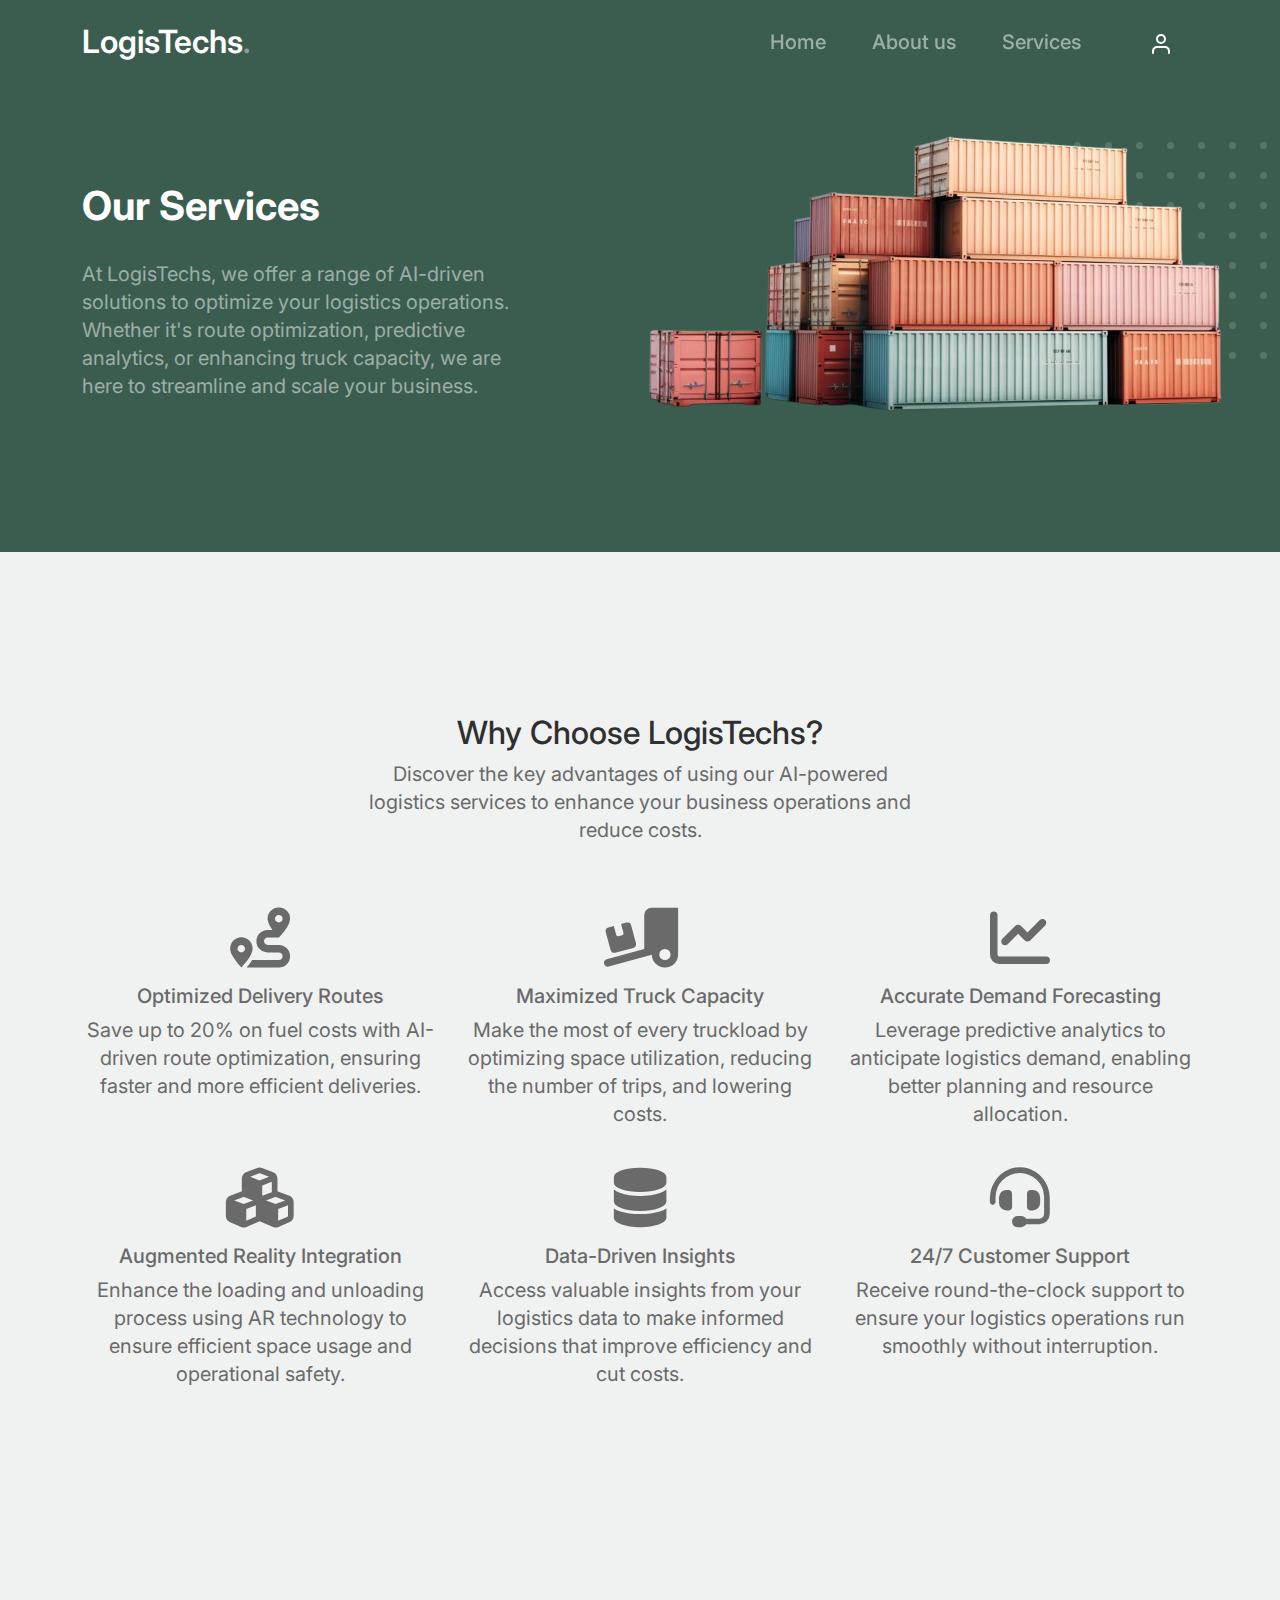
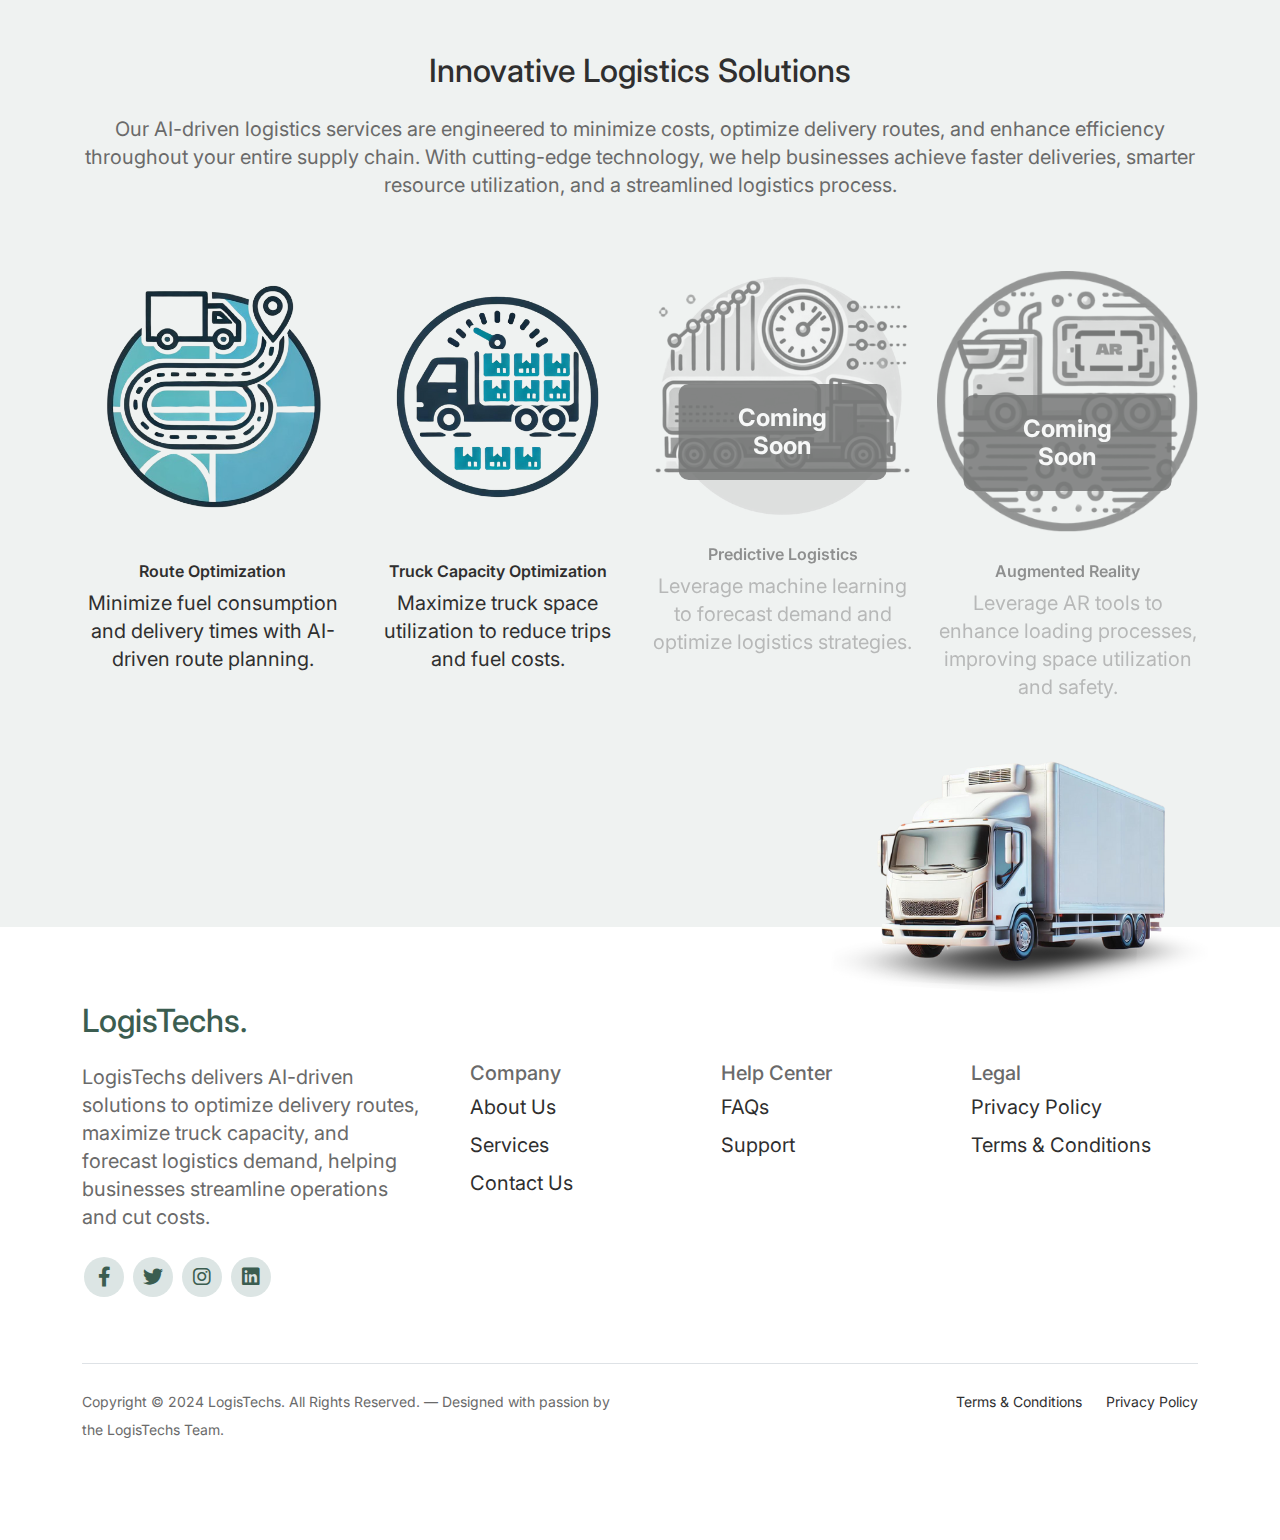
<file: services.html>
<!DOCTYPE html>
<html lang="en">
    <head>
        <meta charset="utf-8" />
        <meta
            name="viewport"
            content="width=device-width, initial-scale=1, shrink-to-fit=no"
        />
        <meta name="author" content="Untree.co" />
        <link rel="shortcut icon" href="favicon.png" />

        <meta name="description" content="" />
        <meta name="keywords" content="bootstrap, bootstrap4" />

        <!-- Bootstrap CSS -->
        <link href="css/bootstrap.min.css" rel="stylesheet" />
        <link
            href="https://cdnjs.cloudflare.com/ajax/libs/font-awesome/6.0.0-beta3/css/all.min.css"
            rel="stylesheet"
        />
        <link href="css/tiny-slider.css" rel="stylesheet" />
        <link href="css/style.css" rel="stylesheet" />
        <title>LogisTechs - Streamline Your Logistics with AI</title>
    </head>

    <body>
        <!-- Start Header/Navigation -->
        <nav
            class="custom-navbar navbar navbar navbar-expand-md navbar-dark bg-dark"
            arial-label="Furni navigation bar"
        >
            <div class="container">
                <a class="navbar-brand" href="index.html"
                    >LogisTechs<span>.</span></a
                >

                <button
                    class="navbar-toggler"
                    type="button"
                    data-bs-toggle="collapse"
                    data-bs-target="#navbarsFurni"
                    aria-controls="navbarsFurni"
                    aria-expanded="false"
                    aria-label="Toggle navigation"
                >
                    <span class="navbar-toggler-icon"></span>
                </button>

                <div class="collapse navbar-collapse" id="navbarsFurni">
                    <ul
                        class="custom-navbar-nav navbar-nav ms-auto mb-2 mb-md-0"
                    >
                        <li class="nav-item">
                            <a class="nav-link" href="index.html">Home</a>
                        </li>
                        <li>
                            <a class="nav-link" href="about.html">About us</a>
                        </li>
                        <li>
                            <a class="nav-link" href="services.html"
                                >Services</a
                            >
                        </li>
                    </ul>

                    <ul class="custom-navbar-cta navbar-nav mb-2 mb-md-0 ms-5">
                        <li>
                            <a class="nav-link" href="#"
                                ><img src="images/user.svg"
                            /></a>
                        </li>
                    </ul>
                </div>
            </div>
        </nav>
        <!-- End Header/Navigation -->

        <!-- Start Hero Section -->
        <div class="hero">
            <div class="container">
                <div class="row justify-content-between">
                    <div class="col-lg-5">
                        <div class="intro-excerpt">
                            <h1>Our Services</h1>
                            <p class="mb-4">
                                At LogisTechs, we offer a range of AI-driven
                                solutions to optimize your logistics operations.
                                Whether it's route optimization, predictive
                                analytics, or enhancing truck capacity, we are
                                here to streamline and scale your business.
                            </p>
                        </div>
                    </div>
                    <div class="col-lg-7">
                        <div class="hero-img-wrap">
                            <img
                                src="images/Containers-HomePage.png"
                                class="img-fluid"
                                alt="Logistics image"
                            />
                        </div>
                    </div>
                </div>
            </div>
        </div>
        <!-- End Hero Section -->

        <!-- Start Why Choose Us Section -->
        <div class="why-choose-section">
            <div class="container">
                <div class="row justify-content-center text-center mb-5">
                    <div class="col-lg-6">
                        <h2 class="section-title">Why Choose LogisTechs?</h2>
                        <p>
                            Discover the key advantages of using our AI-powered
                            logistics services to enhance your business
                            operations and reduce costs.
                        </p>
                    </div>
                </div>

                <div class="row justify-content-center">
                    <!-- Point 1 -->
                    <div class="col-md-4 mb-4">
                        <div class="feature-box text-center">
                            <i class="fas fa-route fa-3x mb-3"></i>
                            <!-- Add icon -->
                            <h3 class="h5">Optimized Delivery Routes</h3>
                            <!-- Title with larger size -->
                            <p>
                                Save up to 20% on fuel costs with AI-driven
                                route optimization, ensuring faster and more
                                efficient deliveries.
                            </p>
                        </div>
                    </div>

                    <!-- Point 2 -->
                    <div class="col-md-4 mb-4">
                        <div class="feature-box text-center">
                            <i class="fas fa-truck-loading fa-3x mb-3"></i>
                            <!-- Add icon -->
                            <h3 class="h5">Maximized Truck Capacity</h3>
                            <!-- Title with larger size -->
                            <p>
                                Make the most of every truckload by optimizing
                                space utilization, reducing the number of trips,
                                and lowering costs.
                            </p>
                        </div>
                    </div>

                    <!-- Point 3 -->
                    <div class="col-md-4 mb-4">
                        <div class="feature-box text-center">
                            <i class="fas fa-chart-line fa-3x mb-3"></i>
                            <!-- Add icon -->
                            <h3 class="h5">Accurate Demand Forecasting</h3>
                            <!-- Title with larger size -->
                            <p>
                                Leverage predictive analytics to anticipate
                                logistics demand, enabling better planning and
                                resource allocation.
                            </p>
                        </div>
                    </div>

                    <!-- Point 4 -->
                    <div class="col-md-4 mb-4">
                        <div class="feature-box text-center">
                            <i class="fas fa-cubes fa-3x mb-3"></i>
                            <!-- Add icon -->
                            <h3 class="h5">Augmented Reality Integration</h3>
                            <!-- Title with larger size -->
                            <p>
                                Enhance the loading and unloading process using
                                AR technology to ensure efficient space usage
                                and operational safety.
                            </p>
                        </div>
                    </div>

                    <!-- Point 5 -->
                    <div class="col-md-4 mb-4">
                        <div class="feature-box text-center">
                            <i class="fas fa-database fa-3x mb-3"></i>
                            <!-- Add icon -->
                            <h3 class="h5">Data-Driven Insights</h3>
                            <!-- Title with larger size -->
                            <p>
                                Access valuable insights from your logistics
                                data to make informed decisions that improve
                                efficiency and cut costs.
                            </p>
                        </div>
                    </div>

                    <!-- Point 6 -->
                    <div class="col-md-4 mb-4">
                        <div class="feature-box text-center">
                            <i class="fas fa-headset fa-3x mb-3"></i>
                            <!-- Add icon -->
                            <h3 class="h5">24/7 Customer Support</h3>
                            <!-- Title with larger size -->
                            <p>
                                Receive round-the-clock support to ensure your
                                logistics operations run smoothly without
                                interruption.
                            </p>
                        </div>
                    </div>
                </div>
            </div>
        </div>
        <!-- End Why Choose Us Section -->

        <!-- Start Product Section -->
        <div class="product-section">
            <div class="container">
                <!-- Title and Description on Top -->
                <div class="row mb-5">
                    <div class="col-md-12 text-center">
                        <h2 class="mb-4 section-title">
                            Innovative Logistics Solutions
                        </h2>
                        <p class="mb-4">
                            Our AI-driven logistics services are engineered to
                            minimize costs, optimize delivery routes, and
                            enhance efficiency throughout your entire supply
                            chain. With cutting-edge technology, we help
                            businesses achieve faster deliveries, smarter
                            resource utilization, and a streamlined logistics
                            process.
                        </p>
                    </div>
                </div>

                <!-- Services Below -->
                <div class="row justify-content-center">
                    <!-- Core Features -->
                    <div class="col-12 col-md-4 col-lg-3 mb-5">
                        <a class="product-item" href="Route-Optimization.html">
                            <img
                                src="images/Route-Optimization-Icon.png"
                                class="img-fluid product-thumbnail"
                            />
                            <h3 class="product-title">Route Optimization</h3>
                            <p class="product-description">
                                Minimize fuel consumption and delivery times
                                with AI-driven route planning.
                            </p>
                        </a>
                    </div>

                    <div class="col-12 col-md-4 col-lg-3 mb-5">
                        <a class="product-item" href="truck-capacity.html">
                            <img
                                src="images/truck-capacity.png"
                                class="img-fluid product-thumbnail"
                            />
                            <h3 class="product-title">
                                Truck Capacity Optimization
                            </h3>
                            <p class="product-description">
                                Maximize truck space utilization to reduce trips
                                and fuel costs.
                            </p>
                        </a>
                    </div>

                    <!-- Third Product (Grayed Out and Not Available Yet) -->
                    <div class="col-12 col-md-4 col-lg-3 mb-5 disabled-product">
                        <div class="product-item-wrapper">
                            <a class="product-item" href="#">
                                <img
                                    src="images/predictive-logistics-icon.png"
                                    class="img-fluid product-thumbnail"
                                />
                                <h3 class="product-title">
                                    Predictive Logistics
                                </h3>
                                <p class="product-description">
                                    Leverage machine learning to forecast demand
                                    and optimize logistics strategies.
                                </p>
                            </a>
                            <div class="overlay">Coming Soon</div>
                        </div>
                    </div>

                    <!-- Fourth Product (Grayed Out and Not Available Yet) -->
                    <div class="col-12 col-md-4 col-lg-3 mb-5 disabled-product">
                        <div class="product-item-wrapper">
                            <a class="product-item" href="#">
                                <img
                                    src="images/Augmented-Reality-Icon.png"
                                    class="img-fluid product-thumbnail"
                                />
                                <h3 class="product-title">Augmented Reality</h3>
                                <p class="product-description">
                                    Leverage AR tools to enhance loading
                                    processes, improving space utilization and
                                    safety.
                                </p>
                            </a>
                            <div class="overlay">Coming Soon</div>
                        </div>
                    </div>
                </div>
            </div>
        </div>
        <!-- End Product Section -->

        <!-- Start Footer Section -->
        <footer class="footer-section">
            <div class="container relative">
                <div class="sofa-img">
                    <img
                        src="images/Truck3.png"
                        alt="Image"
                        class="img-fluid"
                    />
                </div>

                <div class="row g-5 mb-5">
                    <!-- Footer Branding and Description -->
                    <div class="col-lg-4">
                        <div class="mb-4 footer-logo-wrap">
                            <a href="#" class="footer-logo"
                                >LogisTechs<span>.</span></a
                            >
                        </div>
                        <p class="mb-4">
                            LogisTechs delivers AI-driven solutions to optimize
                            delivery routes, maximize truck capacity, and
                            forecast logistics demand, helping businesses
                            streamline operations and cut costs.
                        </p>

                        <ul class="list-unstyled custom-social">
                            <li>
                                <a href="#"
                                    ><span
                                        class="fa fa-brands fa-facebook-f"
                                    ></span
                                ></a>
                            </li>
                            <li>
                                <a href="#"
                                    ><span
                                        class="fa fa-brands fa-twitter"
                                    ></span
                                ></a>
                            </li>
                            <li>
                                <a href="#"
                                    ><span
                                        class="fa fa-brands fa-instagram"
                                    ></span
                                ></a>
                            </li>
                            <li>
                                <a href="#"
                                    ><span
                                        class="fa fa-brands fa-linkedin"
                                    ></span
                                ></a>
                            </li>
                        </ul>
                    </div>

                    <!-- Footer Links with More Relevant Titles and Fewer Links -->
                    <div class="col-lg-8">
                        <div class="row links-wrap">
                            <!-- Company Links -->
                            <div class="col-6 col-sm-6 col-md-4">
                                <h5>Company</h5>
                                <ul class="list-unstyled">
                                    <li><a href="about.html">About Us</a></li>
                                    <li>
                                        <a href="services.html">Services</a>
                                    </li>
                                    <li>
                                        <a href="contact.html">Contact Us</a>
                                    </li>
                                </ul>
                            </div>

                            <!-- Help Center Links (Replaced Support) -->
                            <div class="col-6 col-sm-6 col-md-4">
                                <h5>Help Center</h5>
                                <ul class="list-unstyled">
                                    <li><a href="#">FAQs</a></li>
                                    <li><a href="#">Support</a></li>
                                </ul>
                            </div>

                            <!-- Legal Links -->
                            <div class="col-6 col-sm-6 col-md-4">
                                <h5>Legal</h5>
                                <ul class="list-unstyled">
                                    <li><a href="#">Privacy Policy</a></li>
                                    <li><a href="#">Terms & Conditions</a></li>
                                </ul>
                            </div>
                        </div>
                    </div>
                </div>

                <div class="border-top copyright">
                    <div class="row pt-4">
                        <div class="col-lg-6">
                            <p>
                                Copyright © 2024 LogisTechs. All Rights
                                Reserved. — Designed with passion by the
                                LogisTechs Team.
                            </p>
                        </div>

                        <div class="col-lg-6 text-center text-lg-end">
                            <ul class="list-unstyled d-inline-flex ms-auto">
                                <li class="me-4">
                                    <a href="#">Terms &amp; Conditions</a>
                                </li>
                                <li><a href="#">Privacy Policy</a></li>
                            </ul>
                        </div>
                    </div>
                </div>
            </div>
        </footer>
        <!-- End Footer Section -->

        <script src="js/bootstrap.bundle.min.js"></script>
        <script src="js/tiny-slider.js"></script>
        <script src="js/custom.js"></script>
    </body>
</html>
</file>
<file: css/tiny-slider.css>
.tns-outer{padding:0 !important}.tns-outer [hidden]{display:none !important}.tns-outer [aria-controls],.tns-outer [data-action]{cursor:pointer}.tns-slider{-webkit-transition:all 0s;-moz-transition:all 0s;transition:all 0s}.tns-slider>.tns-item{-webkit-box-sizing:border-box;-moz-box-sizing:border-box;box-sizing:border-box}.tns-horizontal.tns-subpixel{white-space:nowrap}.tns-horizontal.tns-subpixel>.tns-item{display:inline-block;vertical-align:top;white-space:normal}.tns-horizontal.tns-no-subpixel:after{content:'';display:table;clear:both}.tns-horizontal.tns-no-subpixel>.tns-item{float:left}.tns-horizontal.tns-carousel.tns-no-subpixel>.tns-item{margin-right:-100%}.tns-no-calc{position:relative;left:0}.tns-gallery{position:relative;left:0;min-height:1px}.tns-gallery>.tns-item{position:absolute;left:-100%;-webkit-transition:transform 0s, opacity 0s;-moz-transition:transform 0s, opacity 0s;transition:transform 0s, opacity 0s}.tns-gallery>.tns-slide-active{position:relative;left:auto !important}.tns-gallery>.tns-moving{-webkit-transition:all 0.25s;-moz-transition:all 0.25s;transition:all 0.25s}.tns-autowidth{display:inline-block}.tns-lazy-img{-webkit-transition:opacity 0.6s;-moz-transition:opacity 0.6s;transition:opacity 0.6s;opacity:0.6}.tns-lazy-img.tns-complete{opacity:1}.tns-ah{-webkit-transition:height 0s;-moz-transition:height 0s;transition:height 0s}.tns-ovh{overflow:hidden}.tns-visually-hidden{position:absolute;left:-10000em}.tns-transparent{opacity:0;visibility:hidden}.tns-fadeIn{opacity:1;filter:alpha(opacity=100);z-index:0}.tns-normal,.tns-fadeOut{opacity:0;filter:alpha(opacity=0);z-index:-1}.tns-vpfix{white-space:nowrap}.tns-vpfix>div,.tns-vpfix>li{display:inline-block}.tns-t-subp2{margin:0 auto;width:310px;position:relative;height:10px;overflow:hidden}.tns-t-ct{width:2333.3333333%;width:-webkit-calc(100% * 70 / 3);width:-moz-calc(100% * 70 / 3);width:calc(100% * 70 / 3);position:absolute;right:0}.tns-t-ct:after{content:'';display:table;clear:both}.tns-t-ct>div{width:1.4285714%;width:-webkit-calc(100% / 70);width:-moz-calc(100% / 70);width:calc(100% / 70);height:10px;float:left}

/*# sourceMappingURL=sourcemaps/tiny-slider.css.map */
</file>
<file: css/style.css>
/*
* Template Name: UntreeStore
* Template Author: Untree.co
* Author URI: https://untree.co/
* License: https://creativecommons.org/licenses/by/3.0/
*/
@import url("https://fonts.googleapis.com/css2?family=Inter:wght@400;500;600;700;800&display=swap");
body {
    overflow-x: hidden;
    position: relative;
}

body {
    font-family: "Inter", sans-serif;
    font-weight: 400;
    line-height: 28px;
    color: #6a6a6a;
    font-size: 20px;
    background-color: #eff2f1;
}

#map {
    height: 400px;
    width: 100%;
}

/* Disabled products (grayscale and faded) */
.disabled-product {
    filter: grayscale(100%);
    opacity: 0.5;
    pointer-events: none; /* Disables clicking */
}

/* Remove strikethrough on text */
.disabled-product .product-title,
.disabled-product .product-description {
    color: grey;
    text-decoration: none;
}

/* Overlay for 'coming soon' */
.product-item-wrapper {
    position: relative;
}

/* Overlay for 'coming soon' */
.overlay {
    position: absolute;
    top: 25%; /* Positioned in the top half of the box */
    left: 50%;
    transform: translateX(-50%); /* Only center horizontally */
    background-color: rgba(
        0,
        0,
        0,
        0.85
    ); /* Slightly less transparent for better readability */
    color: white;
    padding: 20px 40px; /* Increased padding for more space around the text */
    font-size: 24px; /* Larger text for better readability */
    font-weight: bold;
    border-radius: 10px; /* Slightly bigger rounded corners */
    text-align: center;
    width: 80%; /* Makes the box wider */
}

a {
    text-decoration: none;
    -webkit-transition: 0.3s all ease;
    -o-transition: 0.3s all ease;
    transition: 0.3s all ease;
    color: #2f2f2f;
    text-decoration: underline;
}
a:hover {
    color: #2f2f2f;
    text-decoration: none;
}
a.more {
    font-weight: 600;
}

.custom-navbar {
    background: #3b5d50 !important;
    padding-top: 20px;
    padding-bottom: 20px;
}
.custom-navbar .navbar-brand {
    font-size: 32px;
    font-weight: 600;
}
.custom-navbar .navbar-brand > span {
    opacity: 0.4;
}
.custom-navbar .navbar-toggler {
    border-color: transparent;
}
.custom-navbar .navbar-toggler:active,
.custom-navbar .navbar-toggler:focus {
    -webkit-box-shadow: none;
    box-shadow: none;
    outline: none;
}
@media (min-width: 992px) {
    .custom-navbar .custom-navbar-nav li {
        margin-left: 15px;
        margin-right: 15px;
    }
}
.custom-navbar .custom-navbar-nav li a {
    font-weight: 500;
    color: #ffffff !important;
    opacity: 0.5;
    -webkit-transition: 0.3s all ease;
    -o-transition: 0.3s all ease;
    transition: 0.3s all ease;
    position: relative;
}
@media (min-width: 768px) {
    .custom-navbar .custom-navbar-nav li a:before {
        content: "";
        position: absolute;
        bottom: 0;
        left: 8px;
        right: 8px;
        background: #f9bf29;
        height: 5px;
        opacity: 1;
        visibility: visible;
        width: 0;
        -webkit-transition: 0.15s all ease-out;
        -o-transition: 0.15s all ease-out;
        transition: 0.15s all ease-out;
    }
}
.custom-navbar .custom-navbar-nav li a:hover {
    opacity: 1;
}
.custom-navbar .custom-navbar-nav li a:hover:before {
    width: calc(100% - 16px);
}
.custom-navbar .custom-navbar-nav li.active a {
    opacity: 1;
}
.custom-navbar .custom-navbar-nav li.active a:before {
    width: calc(100% - 16px);
}
.custom-navbar .custom-navbar-cta {
    margin-left: 0 !important;
    -webkit-box-orient: horizontal;
    -webkit-box-direction: normal;
    -ms-flex-direction: row;
    flex-direction: row;
}
@media (min-width: 768px) {
    .custom-navbar .custom-navbar-cta {
        margin-left: 40px !important;
    }
}
.custom-navbar .custom-navbar-cta li {
    margin-left: 0px;
    margin-right: 0px;
}
.custom-navbar .custom-navbar-cta li:first-child {
    margin-right: 20px;
}

.hero {
    background: #3b5d50;
    padding: calc(4rem - 30px) 0 0rem 0;
    margin-bottom: 50px;
}
@media (min-width: 768px) {
    .hero {
        padding: calc(4rem - 30px) 0 4rem 0;
    }
}
@media (min-width: 992px) {
    .hero {
        padding: calc(8rem - 30px) 0 8rem 0;
    }
}
.hero .intro-excerpt {
    position: relative;
    z-index: 4;
}
@media (min-width: 992px) {
    .hero .intro-excerpt {
        max-width: 450px;
    }
}
.hero h1 {
    font-weight: 700;
    color: #ffffff;
    margin-bottom: 30px;
}
@media (min-width: 1400px) {
    .hero h1 {
        font-size: 54px;
    }
}
.hero p {
    color: rgba(255, 255, 255, 0.5);
    margin-botom: 30px;
}
.hero .hero-img-wrap {
    position: relative;
}
.hero .hero-img-wrap img {
    position: relative;
    top: 0px;
    right: 0px;
    z-index: 2;
    max-width: 780px;
    left: -20px;
}
@media (min-width: 768px) {
    .hero .hero-img-wrap img {
        right: 0px;
        left: -100px;
    }
}
@media (min-width: 992px) {
    .hero .hero-img-wrap img {
        left: 0px;
        top: -80px;
        position: absolute;
        right: -50px;
    }
}
@media (min-width: 1200px) {
    .hero .hero-img-wrap img {
        left: 0px;
        top: -80px;
        right: -100px;
    }
}
.hero .hero-img-wrap:after {
    content: "";
    position: absolute;
    width: 255px;
    height: 217px;
    background-image: url("../images/dots-light.svg");
    background-size: contain;
    background-repeat: no-repeat;
    right: -100px;
    top: -0px;
}
@media (min-width: 1200px) {
    .hero .hero-img-wrap:after {
        top: -40px;
    }
}

.btn {
    font-weight: 600;
    padding: 12px 30px;
    border-radius: 30px;
    color: #ffffff;
    background: #2f2f2f;
    border-color: #2f2f2f;
}
.btn:hover {
    color: #ffffff;
    background: #222222;
    border-color: #222222;
}
.btn:active,
.btn:focus {
    outline: none !important;
    -webkit-box-shadow: none;
    box-shadow: none;
}
.btn.btn-primary {
    background: #3b5d50;
    border-color: #3b5d50;
}
.btn.btn-primary:hover {
    background: #314d43;
    border-color: #314d43;
}
.btn.btn-secondary {
    color: #2f2f2f;
    background: #f9bf29;
    border-color: #f9bf29;
}
.btn.btn-secondary:hover {
    background: #f8b810;
    border-color: #f8b810;
}
.btn.btn-white-outline {
    background: transparent;
    border-width: 2px;
    border-color: rgba(255, 255, 255, 0.3);
}
.btn.btn-white-outline:hover {
    border-color: white;
    color: #ffffff;
}

.section-title {
    color: #2f2f2f;
}

.product-section {
    padding: 7rem 0;
}
.product-section .product-item {
    text-align: center;
    text-decoration: none;
    display: block;
    position: relative;
    padding-bottom: 50px;
    cursor: pointer;
}
.product-section .product-item .product-thumbnail {
    margin-bottom: 30px;
    position: relative;
    top: 0;
    -webkit-transition: 0.3s all ease;
    -o-transition: 0.3s all ease;
    transition: 0.3s all ease;
}
.product-section .product-item h3 {
    font-weight: 600;
    font-size: 16px;
}
.product-section .product-item strong {
    font-weight: 800 !important;
    font-size: 18px !important;
}
.product-section .product-item h3,
.product-section .product-item strong {
    color: #2f2f2f;
    text-decoration: none;
}
.product-section .product-item .icon-cross {
    position: absolute;
    width: 35px;
    height: 35px;
    display: inline-block;
    background: #2f2f2f;
    bottom: 15px;
    left: 50%;
    -webkit-transform: translateX(-50%);
    -ms-transform: translateX(-50%);
    transform: translateX(-50%);
    margin-bottom: -17.5px;
    border-radius: 50%;
    opacity: 0;
    visibility: hidden;
    -webkit-transition: 0.3s all ease;
    -o-transition: 0.3s all ease;
    transition: 0.3s all ease;
}
.product-section .product-item .icon-cross img {
    position: absolute;
    left: 50%;
    top: 50%;
    -webkit-transform: translate(-50%, -50%);
    -ms-transform: translate(-50%, -50%);
    transform: translate(-50%, -50%);
}
.product-section .product-item:before {
    bottom: 0;
    left: 0;
    right: 0;
    position: absolute;
    content: "";
    background: #dce5e4;
    height: 0%;
    z-index: -1;
    border-radius: 10px;
    -webkit-transition: 0.3s all ease;
    -o-transition: 0.3s all ease;
    transition: 0.3s all ease;
}
.product-section .product-item:hover .product-thumbnail {
    top: -25px;
}
.product-section .product-item:hover .icon-cross {
    bottom: 0;
    opacity: 1;
    visibility: visible;
}
.product-section .product-item:hover:before {
    height: 70%;
}

.why-choose-section {
    padding: 7rem 0;
}
.why-choose-section .img-wrap {
    position: relative;
}
.why-choose-section .img-wrap:before {
    position: absolute;
    content: "";
    width: 255px;
    height: 217px;
    background-image: url("../images/dots-yellow.svg");
    background-repeat: no-repeat;
    background-size: contain;
    -webkit-transform: translate(-40%, -40%);
    -ms-transform: translate(-40%, -40%);
    transform: translate(-40%, -40%);
    z-index: -1;
}
.why-choose-section .img-wrap img {
    border-radius: 20px;
}

.feature {
    margin-bottom: 30px;
}
.feature .icon {
    display: inline-block;
    position: relative;
    margin-bottom: 20px;
}
.feature .icon:before {
    content: "";
    width: 33px;
    height: 33px;
    position: absolute;
    background: rgba(59, 93, 80, 0.2);
    border-radius: 50%;
    right: -8px;
    bottom: 0;
}
/* Container to limit the image size and apply border-radius */
.feature-section img {
    width: 100%;
    max-width: 500px; /* Set max width for the image */
    border-radius: 15px; /* Curved corners */
    object-fit: cover; /* Ensure the image covers the space without stretching */
    box-shadow: 0 4px 8px rgba(0, 0, 0, 0.1); 
    display: block; /* Ensure image is displayed as block */
    margin: 0 auto; /* Center the image horizontally */
}

.feature h3 {
    font-size: 14px;
    color: #2f2f2f;
}
.feature p {
    font-size: 14px;
    line-height: 22px;
    color: #6a6a6a;
}

/* White Box container */
.white-box {
    background-color: #fff; /* White background */
    border-radius: 15px; /* Rounded corners */
    box-shadow: 0px 5px 15px rgba(0, 0, 0, 0.1); /* Subtle shadow */
    padding: 30px;
    width: 100%; /* Full width */
    margin-bottom: 40px; /* Spacing below the box */
}

/* Ensures the image is responsive */
.white-box img {
    border-radius: 15px;
    max-width: 90%;
    height: auto;
}

/* Responsive behavior for smaller screens */
@media (max-width: 768px) {
    .white-box .row {
        flex-direction: column; /* Stack the content vertically on mobile */
    }
}

.we-help-section {
    padding: 7rem 0;
}
.we-help-section .imgs-grid {
    display: -ms-grid;
    display: grid;
    -ms-grid-columns: (1fr) [27];
    grid-template-columns: repeat(27, 1fr);
    position: relative;
}
.we-help-section .imgs-grid:before {
    position: absolute;
    content: "";
    width: 255px;
    height: 217px;
    background-image: url("../images/dots-green.svg");
    background-size: contain;
    background-repeat: no-repeat;
    -webkit-transform: translate(-40%, -40%);
    -ms-transform: translate(-40%, -40%);
    transform: translate(-40%, -40%);
    z-index: -1;
}
.we-help-section .imgs-grid .grid {
    position: relative;
}
.we-help-section .imgs-grid .grid img {
    border-radius: 20px;
    max-width: 100%;
}
.we-help-section .imgs-grid .grid.grid-1 {
    -ms-grid-column: 1;
    -ms-grid-column-span: 18;
    grid-column: 1 / span 18;
    -ms-grid-row: 1;
    -ms-grid-row-span: 27;
    grid-row: 1 / span 27;
}
.we-help-section .imgs-grid .grid.grid-2 {
    -ms-grid-column: 19;
    -ms-grid-column-span: 27;
    grid-column: 19 / span 27;
    -ms-grid-row: 1;
    -ms-grid-row-span: 5;
    grid-row: 1 / span 5;
    padding-left: 20px;
}
.we-help-section .imgs-grid .grid.grid-3 {
    -ms-grid-column: 14;
    -ms-grid-column-span: 16;
    grid-column: 14 / span 16;
    -ms-grid-row: 6;
    -ms-grid-row-span: 27;
    grid-row: 6 / span 27;
    padding-top: 20px;
}

.custom-list {
    width: 100%;
}
.custom-list li {
    display: inline-block;
    width: calc(50% - 20px);
    margin-bottom: 12px;
    line-height: 1.5;
    position: relative;
    padding-left: 20px;
}
.custom-list li:before {
    content: "";
    width: 8px;
    height: 8px;
    border-radius: 50%;
    border: 2px solid #3b5d50;
    position: absolute;
    left: 0;
    top: 8px;
}

.popular-product {
    padding: 0 0 7rem 0;
}
.popular-product .product-item-sm h3 {
    font-size: 14px;
    font-weight: 700;
    color: #2f2f2f;
}
.popular-product .product-item-sm a {
    text-decoration: none;
    color: #2f2f2f;
    -webkit-transition: 0.3s all ease;
    -o-transition: 0.3s all ease;
    transition: 0.3s all ease;
}
.popular-product .product-item-sm a:hover {
    color: rgba(47, 47, 47, 0.5);
}
.popular-product .product-item-sm p {
    line-height: 1.4;
    margin-bottom: 10px;
    font-size: 14px;
}
.popular-product .product-item-sm .thumbnail {
    margin-right: 10px;
    -webkit-box-flex: 0;
    -ms-flex: 0 0 120px;
    flex: 0 0 120px;
    position: relative;
}
.popular-product .product-item-sm .thumbnail:before {
    content: "";
    position: absolute;
    border-radius: 20px;
    background: #dce5e4;
    width: 98px;
    height: 98px;
    top: 50%;
    left: 50%;
    -webkit-transform: translate(-50%, -50%);
    -ms-transform: translate(-50%, -50%);
    transform: translate(-50%, -50%);
    z-index: -1;
}

.testimonial-section {
    padding: 3rem 0 7rem 0;
}

.testimonial-slider-wrap {
    position: relative;
}
.testimonial-slider-wrap .tns-inner {
    padding-top: 30px;
}
.testimonial-slider-wrap .item .testimonial-block blockquote {
    font-size: 16px;
}
@media (min-width: 768px) {
    .testimonial-slider-wrap .item .testimonial-block blockquote {
        line-height: 32px;
        font-size: 18px;
    }
}
.testimonial-slider-wrap .item .testimonial-block .author-info .author-pic {
    margin-bottom: 20px;
}
.testimonial-slider-wrap .item .testimonial-block .author-info .author-pic img {
    max-width: 80px;
    border-radius: 50%;
}
.testimonial-slider-wrap .item .testimonial-block .author-info h3 {
    font-size: 14px;
    font-weight: 700;
    color: #2f2f2f;
    margin-bottom: 0;
}
.testimonial-slider-wrap #testimonial-nav {
    position: absolute;
    top: 50%;
    z-index: 99;
    width: 100%;
    display: none;
}
@media (min-width: 768px) {
    .testimonial-slider-wrap #testimonial-nav {
        display: block;
    }
}
.testimonial-slider-wrap #testimonial-nav > span {
    cursor: pointer;
    position: absolute;
    width: 58px;
    height: 58px;
    line-height: 58px;
    border-radius: 50%;
    background: rgba(59, 93, 80, 0.1);
    color: #2f2f2f;
    -webkit-transition: 0.3s all ease;
    -o-transition: 0.3s all ease;
    transition: 0.3s all ease;
}
.testimonial-slider-wrap #testimonial-nav > span:hover {
    background: #3b5d50;
    color: #ffffff;
}
.testimonial-slider-wrap #testimonial-nav .prev {
    left: -10px;
}
.testimonial-slider-wrap #testimonial-nav .next {
    right: 0;
}
.testimonial-slider-wrap .tns-nav {
    position: absolute;
    bottom: -50px;
    left: 50%;
    -webkit-transform: translateX(-50%);
    -ms-transform: translateX(-50%);
    transform: translateX(-50%);
}
.testimonial-slider-wrap .tns-nav button {
    background: none;
    border: none;
    display: inline-block;
    position: relative;
    width: 0 !important;
    height: 7px !important;
    margin: 2px;
}
.testimonial-slider-wrap .tns-nav button:active,
.testimonial-slider-wrap .tns-nav button:focus,
.testimonial-slider-wrap .tns-nav button:hover {
    outline: none;
    -webkit-box-shadow: none;
    box-shadow: none;
    background: none;
}
.testimonial-slider-wrap .tns-nav button:before {
    display: block;
    width: 7px;
    height: 7px;
    left: 0;
    top: 0;
    position: absolute;
    content: "";
    border-radius: 50%;
    -webkit-transition: 0.3s all ease;
    -o-transition: 0.3s all ease;
    transition: 0.3s all ease;
    background-color: #d6d6d6;
}
.testimonial-slider-wrap .tns-nav button:hover:before,
.testimonial-slider-wrap .tns-nav button.tns-nav-active:before {
    background-color: #3b5d50;
}

.before-footer-section {
    padding: 7rem 0 12rem 0 !important;
}

.blog-section {
    padding: 7rem 0 12rem 0;
}
.blog-section .post-entry a {
    text-decoration: none;
}
.blog-section .post-entry .post-thumbnail {
    display: block;
    margin-bottom: 20px;
}
.blog-section .post-entry .post-thumbnail img {
    border-radius: 20px;
    -webkit-transition: 0.3s all ease;
    -o-transition: 0.3s all ease;
    transition: 0.3s all ease;
}
.blog-section .post-entry .post-content-entry {
    padding-left: 15px;
    padding-right: 15px;
}
.blog-section .post-entry .post-content-entry h3 {
    font-size: 16px;
    margin-bottom: 0;
    font-weight: 600;
    margin-bottom: 7px;
}
.blog-section .post-entry .post-content-entry .meta {
    font-size: 14px;
}
.blog-section .post-entry .post-content-entry .meta a {
    font-weight: 600;
}
.blog-section .post-entry:hover .post-thumbnail img,
.blog-section .post-entry:focus .post-thumbnail img {
    opacity: 0.7;
}

.footer-section {
    padding: 80px 0;
    background: #ffffff;
}
.footer-section .relative {
    position: relative;
}
.footer-section a {
    text-decoration: none;
    color: #2f2f2f;
    -webkit-transition: 0.3s all ease;
    -o-transition: 0.3s all ease;
    transition: 0.3s all ease;
}
.footer-section a:hover {
    color: rgba(47, 47, 47, 0.5);
}
.footer-section .subscription-form {
    margin-bottom: 40px;
    position: relative;
    z-index: 2;
    margin-top: 100px;
}
@media (min-width: 992px) {
    .footer-section .subscription-form {
        margin-top: 0px;
        margin-bottom: 80px;
    }
}
.footer-section .subscription-form h3 {
    font-size: 18px;
    font-weight: 500;
    color: #3b5d50;
}
.footer-section .subscription-form .form-control {
    height: 50px;
    border-radius: 10px;
    font-family: "Inter", sans-serif;
}
.footer-section .subscription-form .form-control:active,
.footer-section .subscription-form .form-control:focus {
    outline: none;
    -webkit-box-shadow: none;
    box-shadow: none;
    border-color: #3b5d50;
    -webkit-box-shadow: 0 1px 4px 0 rgba(0, 0, 0, 0.2);
    box-shadow: 0 1px 4px 0 rgba(0, 0, 0, 0.2);
}
.footer-section .subscription-form .form-control::-webkit-input-placeholder {
    font-size: 14px;
}
.footer-section .subscription-form .form-control::-moz-placeholder {
    font-size: 14px;
}
.footer-section .subscription-form .form-control:-ms-input-placeholder {
    font-size: 14px;
}
.footer-section .subscription-form .form-control:-moz-placeholder {
    font-size: 14px;
}
.footer-section .subscription-form .btn {
    border-radius: 10px !important;
}
.footer-section .sofa-img {
    position: absolute;
    top: -200px;
    z-index: 1;
    right: 0;
}
.footer-section .sofa-img img {
    max-width: 380px;
}
.footer-section .links-wrap {
    margin-top: 0px;
}
@media (min-width: 992px) {
    .footer-section .links-wrap {
        margin-top: 54px;
    }
}
.footer-section .links-wrap ul li {
    margin-bottom: 10px;
}
.footer-section .footer-logo-wrap .footer-logo {
    font-size: 32px;
    font-weight: 500;
    text-decoration: none;
    color: #3b5d50;
}
.footer-section .custom-social li {
    margin: 2px;
    display: inline-block;
}
.footer-section .custom-social li a {
    width: 40px;
    height: 40px;
    text-align: center;
    line-height: 40px;
    display: inline-block;
    background: #dce5e4;
    color: #3b5d50;
    border-radius: 50%;
}
.footer-section .custom-social li a:hover {
    background: #3b5d50;
    color: #ffffff;
}
.footer-section .border-top {
    border-color: #dce5e4;
}
.footer-section .border-top.copyright {
    font-size: 14px !important;
}

.untree_co-section {
    padding: 7rem 0;
}

.form-control {
    height: 50px;
    border-radius: 10px;
    font-family: "Inter", sans-serif;
}
.form-control:active,
.form-control:focus {
    outline: none;
    -webkit-box-shadow: none;
    box-shadow: none;
    border-color: #3b5d50;
    -webkit-box-shadow: 0 1px 4px 0 rgba(0, 0, 0, 0.2);
    box-shadow: 0 1px 4px 0 rgba(0, 0, 0, 0.2);
}
.form-control::-webkit-input-placeholder {
    font-size: 14px;
}
.form-control::-moz-placeholder {
    font-size: 14px;
}
.form-control:-ms-input-placeholder {
    font-size: 14px;
}
.form-control:-moz-placeholder {
    font-size: 14px;
}

.service {
    line-height: 1.5;
}
.service .service-icon {
    border-radius: 10px;
    -webkit-box-flex: 0;
    -ms-flex: 0 0 50px;
    flex: 0 0 50px;
    height: 50px;
    line-height: 50px;
    text-align: center;
    background: #3b5d50;
    margin-right: 20px;
    color: #ffffff;
}

textarea {
    height: auto !important;
}

.site-blocks-table {
    overflow: auto;
}
.site-blocks-table .product-thumbnail {
    width: 200px;
}
.site-blocks-table .btn {
    padding: 2px 10px;
}
.site-blocks-table thead th {
    padding: 30px;
    text-align: center;
    border-width: 0px !important;
    vertical-align: middle;
    color: rgba(0, 0, 0, 0.8);
    font-size: 18px;
}
.site-blocks-table td {
    padding: 20px;
    text-align: center;
    vertical-align: middle;
    color: rgba(0, 0, 0, 0.8);
}
.site-blocks-table tbody tr:first-child td {
    border-top: 1px solid #3b5d50 !important;
}
.site-blocks-table .btn {
    background: none !important;
    color: #000000;
    border: none;
    height: auto !important;
}

.site-block-order-table th {
    border-top: none !important;
    border-bottom-width: 1px !important;
}

.site-block-order-table td,
.site-block-order-table th {
    color: #000000;
}

.couponcode-wrap input {
    border-radius: 10px !important;
}

.text-primary {
    color: #3b5d50 !important;
}

.thankyou-icon {
    position: relative;
    color: #3b5d50;
}
.thankyou-icon:before {
    position: absolute;
    content: "";
    width: 50px;
    height: 50px;
    border-radius: 50%;
    background: rgba(59, 93, 80, 0.2);
}
</file>
